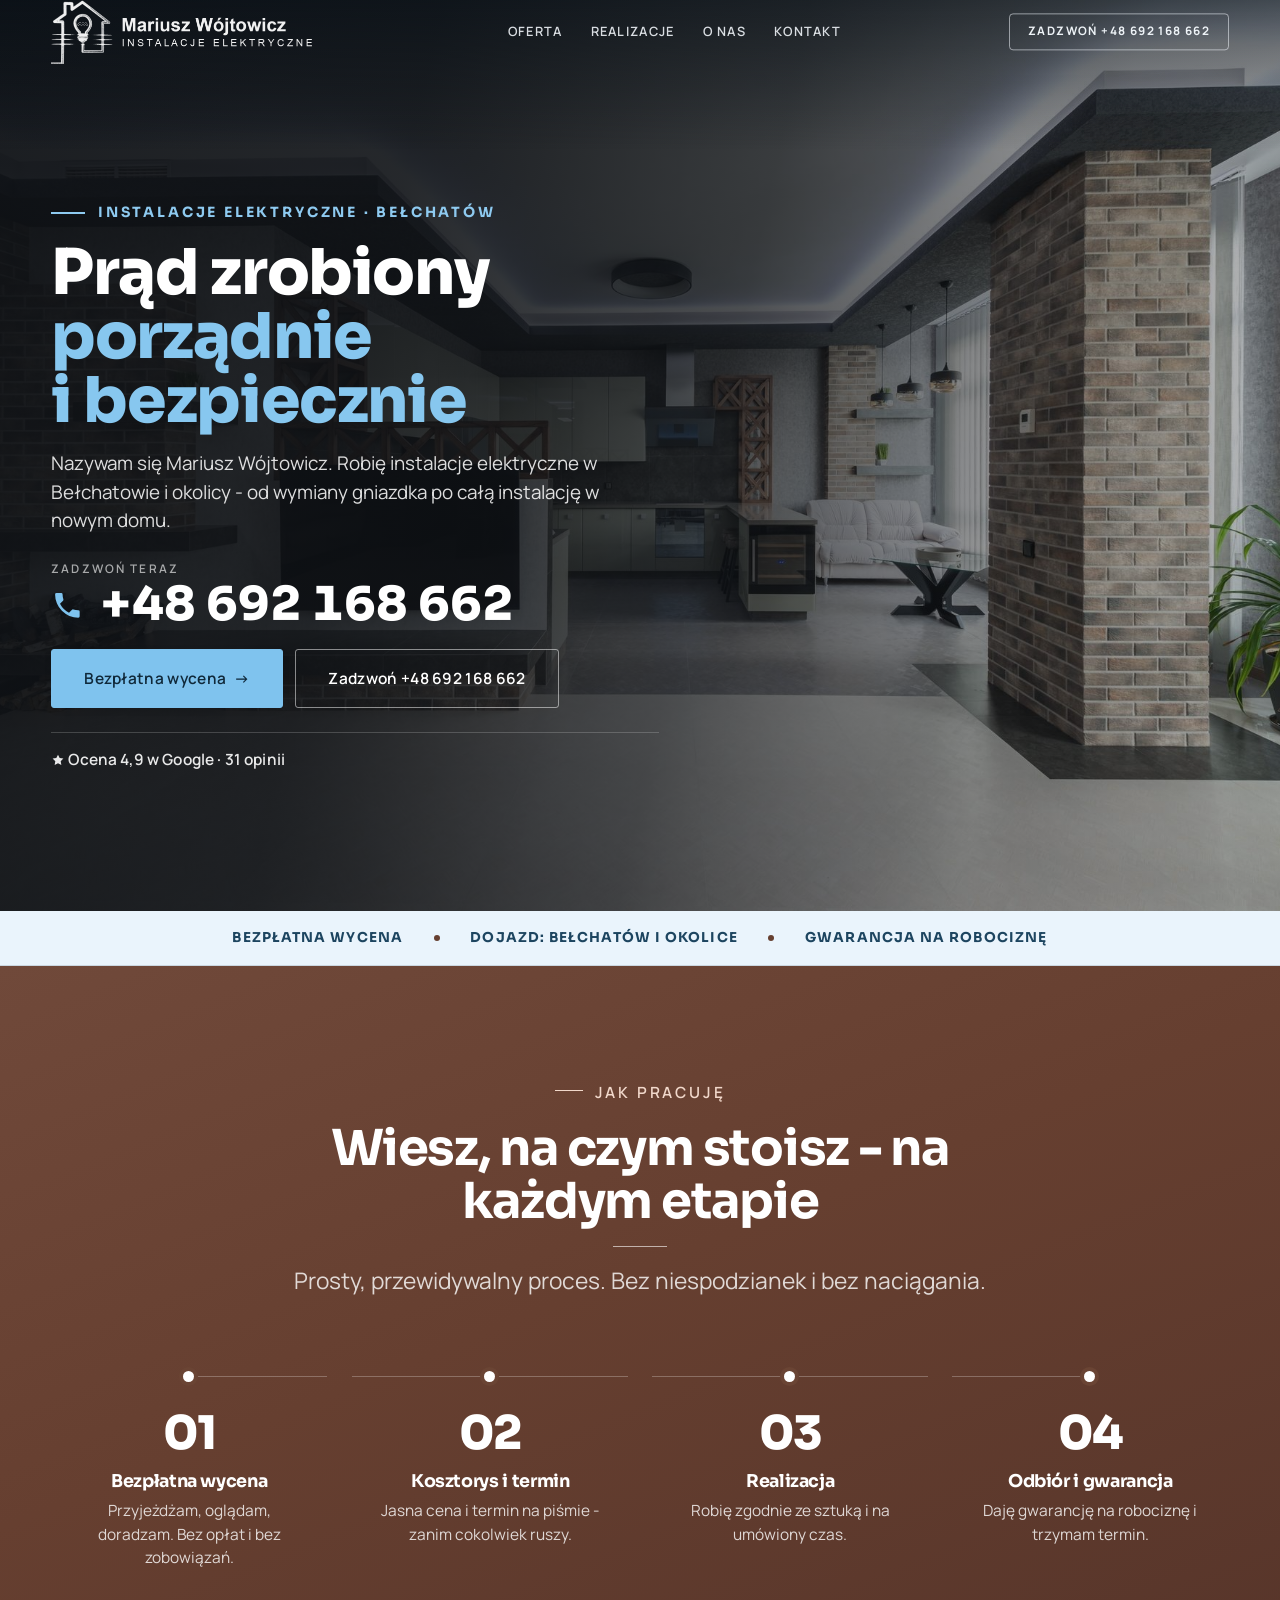
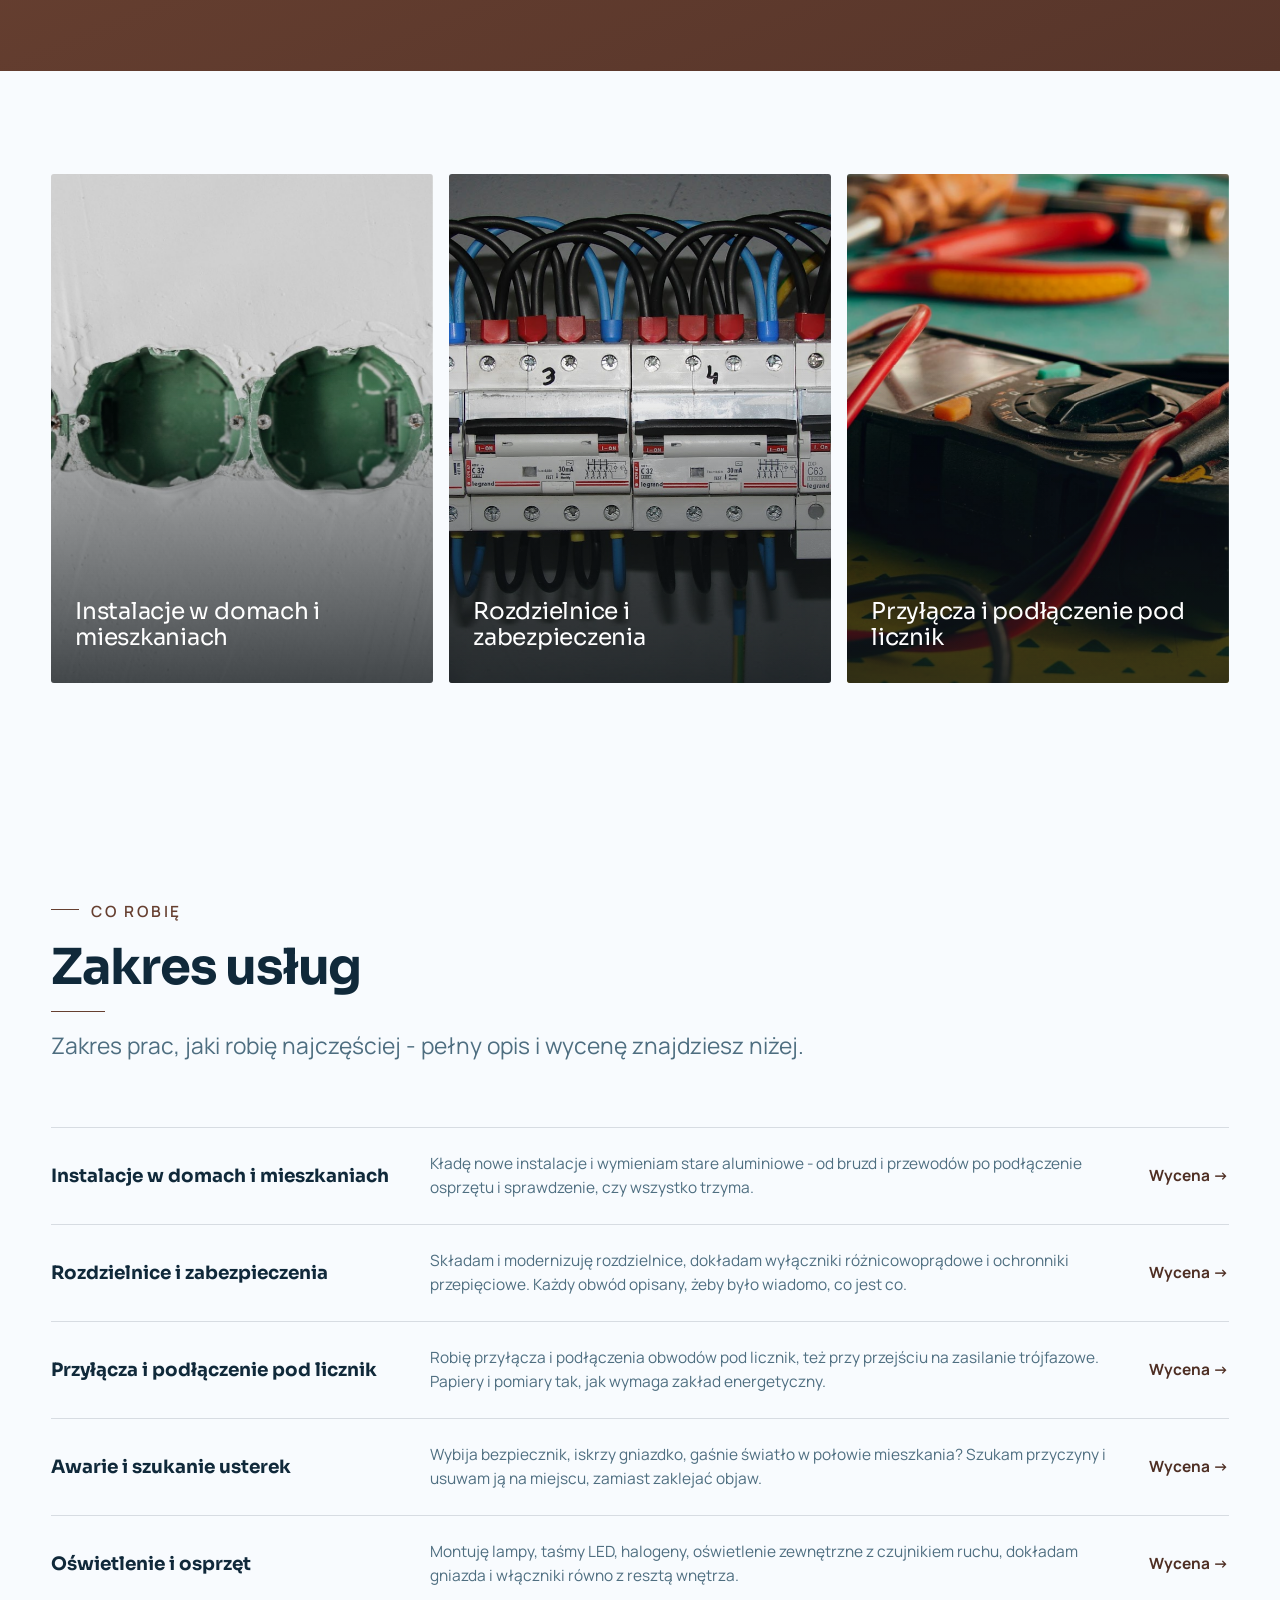
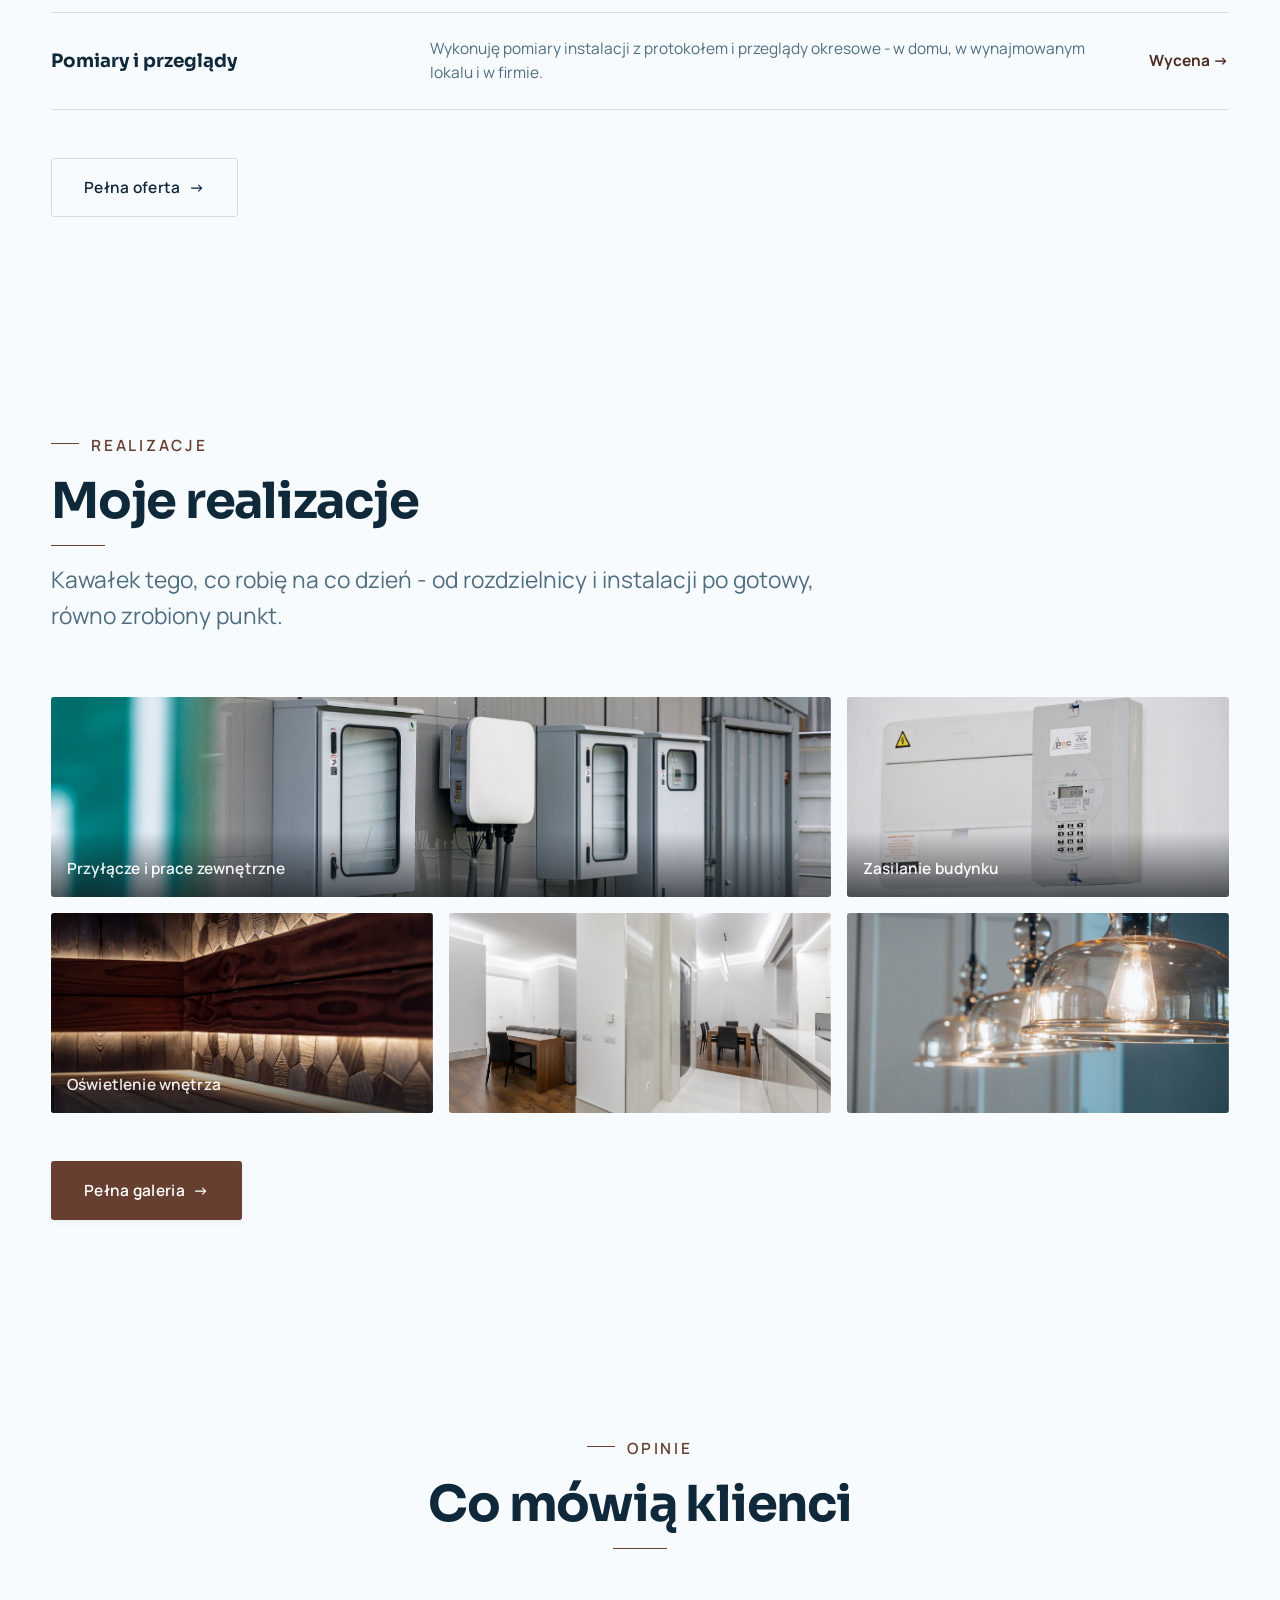
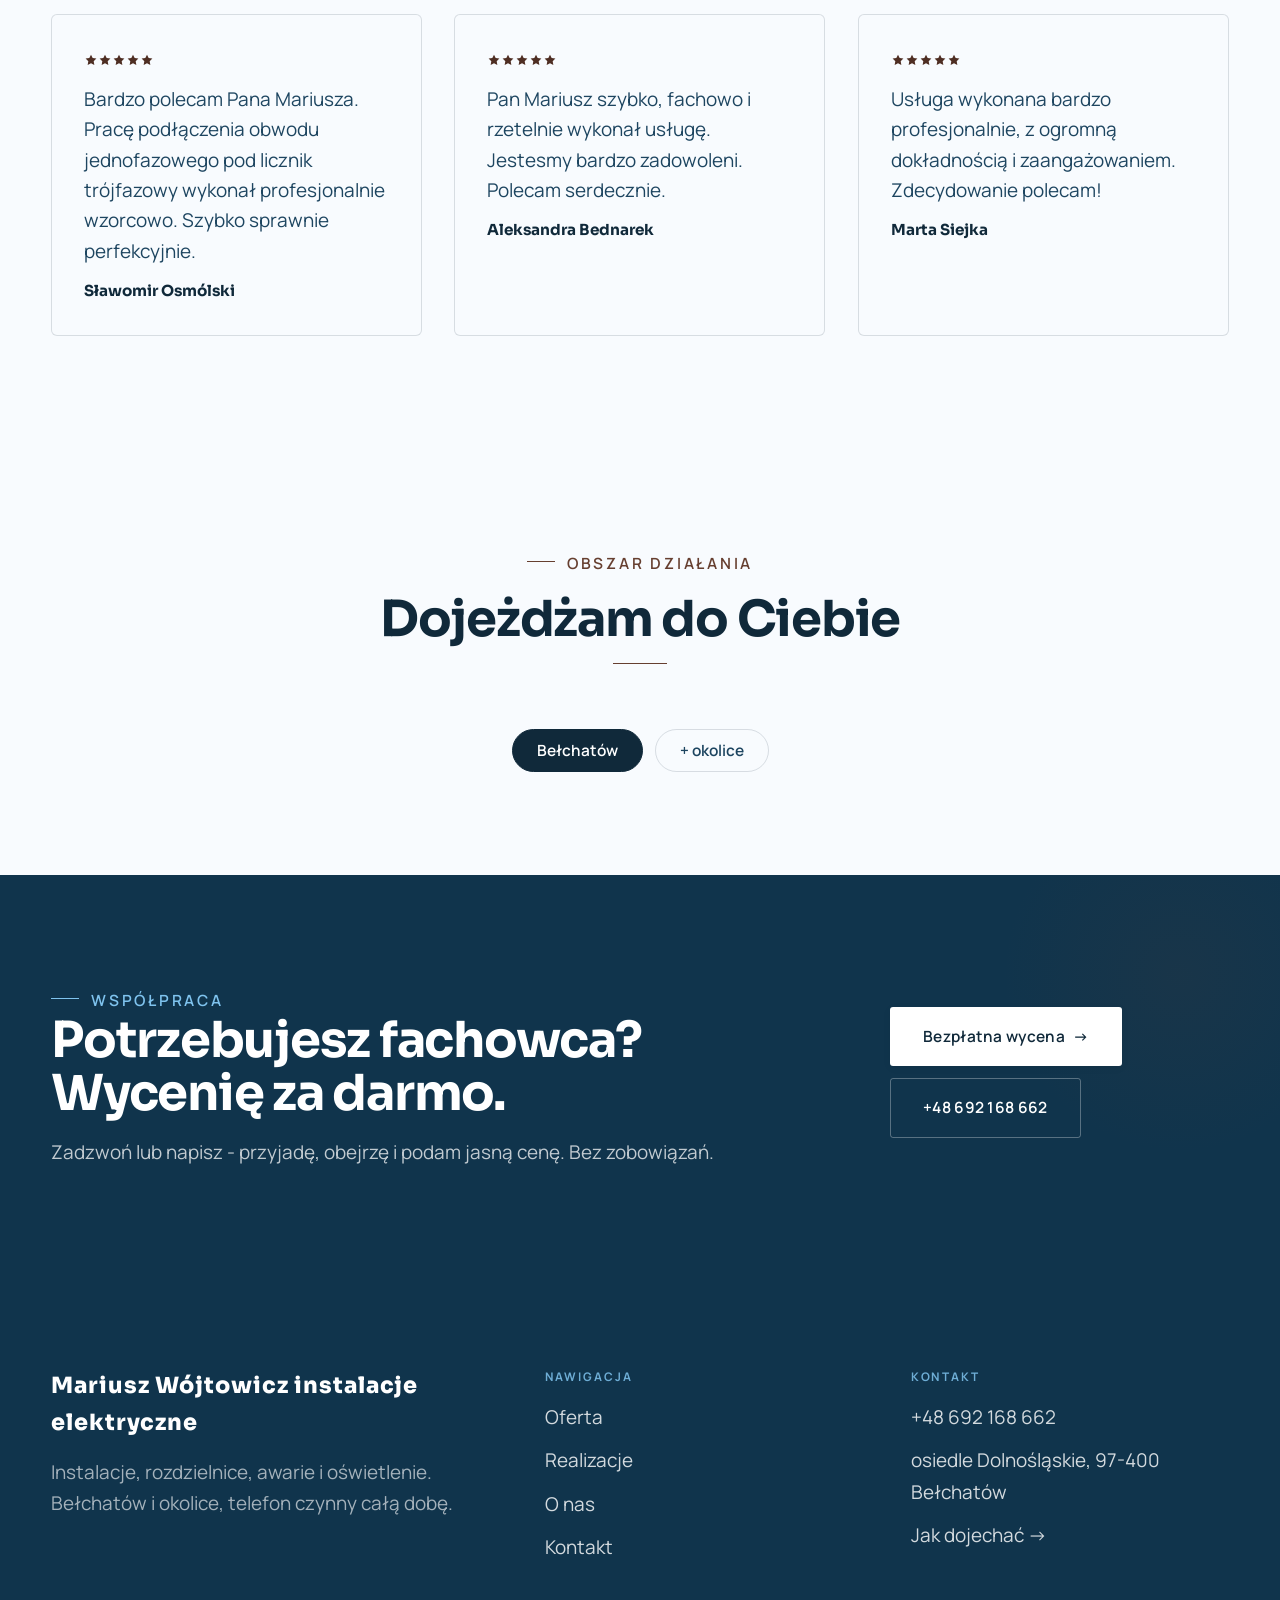
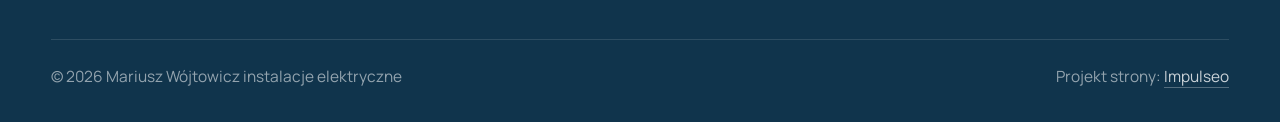
<file: index.html>
<!DOCTYPE html>
<html lang="pl">
<head>
<meta charset="UTF-8">
<meta name="viewport" content="width=device-width, initial-scale=1.0">
<title>Mariusz Wójtowicz instalacje elektryczne - Elektryk · Bełchatów</title>
<meta name="description" content="Mariusz Wójtowicz instalacje elektryczne - elektryk z Bełchatowa. Instalacje w domach i firmach, rozdzielnice, przyłącza, awarie, oświetlenie, pomiary. Telefon odbieram też wieczorem i w weekend. Zadzwoń: 692 168 662.">
<link rel="preconnect" href="https://fonts.googleapis.com">
<link rel="preconnect" href="https://fonts.gstatic.com" crossorigin>
<link href="https://fonts.googleapis.com/css2?family=Sora:wght@600;700;800&family=Manrope:wght@400;500;600&display=swap" rel="stylesheet">
<link rel="stylesheet" href="assets/styles.css">
</head>
<body>

<header class="nav">
  <div class="wrap nav-inner">
    <a class="brand brand-has-logo" href="index.html"><img class="brand-logo" src="img/logo.png" alt="Mariusz Wójtowicz instalacje elektryczne"></a>
    <nav class="nav-links">
      <a href="oferta.html">Oferta</a>
      <a href="realizacje.html">Realizacje</a>
      <a href="o-nas.html">O nas</a>
      <a href="kontakt.html">Kontakt</a>
      <a href="tel:+48692168662" class="btn btn-accent">Zadzwoń +48 692 168 662</a>
    </nav>
    <button class="nav-toggle" aria-label="Menu"><span></span><span></span><span></span></button>
  </div>
</header>

<section class="hero-fach">
  <img class="hf-photo" src="img/hero.jpg" fetchpriority="high" data-rotate="img/g13.jpg|img/g14.jpg" alt="Mariusz Wójtowicz instalacje elektryczne">
  <div class="hf-panel">
    <div class="hf-inner">
      <span class="hf-kicker">Instalacje elektryczne · Bełchatów</span>
      <h1 class="hf-title">Prąd zrobiony <em>porządnie i bezpiecznie</em></h1>
      <p class="hf-lead">Nazywam się Mariusz Wójtowicz. Robię instalacje elektryczne w Bełchatowie i okolicy - od wymiany gniazdka po całą instalację w nowym domu.</p>
      <a class="hf-phone" href="tel:+48692168662"><span class="hf-phone-lab">Zadzwoń teraz</span><span class="hf-phone-num"><svg class="ico-tel" width="16" height="16" viewBox="0 0 24 24" fill="none" aria-hidden="true"><path d="M6.6 10.8a15.5 15.5 0 0 0 6.6 6.6l2.2-2.2a1 1 0 0 1 1-.24 11.4 11.4 0 0 0 3.6.58 1 1 0 0 1 1 1V20a1 1 0 0 1-1 1A17 17 0 0 1 3 4a1 1 0 0 1 1-1h3.5a1 1 0 0 1 1 1c0 1.25.2 2.46.58 3.6a1 1 0 0 1-.25 1l-2.23 2.2Z" fill="currentColor"/></svg> +48 692 168 662</span></a>
      <div class="hf-actions">
        <a href="kontakt.html" class="btn btn-accent">Bezpłatna wycena <span class="arr">→</span></a>
        <a href="tel:+48692168662" class="btn btn-ghost hf-ghost">Zadzwoń +48 692 168 662</a>
      </div>
      <div class="hf-trust"><svg class="ico-star" width="14" height="14" viewBox="0 0 24 24" style="vertical-align:-2px" aria-hidden="true"><path d="M12 2.8l2.85 5.8 6.4.93-4.63 4.5 1.1 6.37L12 17.4l-5.72 3 1.1-6.37-4.63-4.5 6.4-.93L12 2.8Z" fill="currentColor"/></svg> Ocena 4,9 w Google · 31 opinii</div>
    </div>
  </div>
</section>
<section class="fach-promise">
  <div class="wrap">
    <ul class="fp-row reveal"><li>Bezpłatna wycena</li><li>Dojazd: Bełchatów i okolice</li><li>Gwarancja na robociznę</li></ul>
  </div>
</section>
<section class="proces fachowcy">
  <div class="wrap">
    <div class="head center reveal">
      <span class="eyebrow">Jak pracuję</span>
      <h2>Wiesz, na czym stoisz - na każdym etapie</h2>
      <p>Prosty, przewidywalny proces. Bez niespodzianek i bez naciągania.</p>
    </div>
    <ol class="proces-line">
      <li class="reveal"><span class="pno">01</span><h3>Bezpłatna wycena</h3><p>Przyjeżdżam, oglądam, doradzam. Bez opłat i bez zobowiązań.</p></li>
      <li class="reveal"><span class="pno">02</span><h3>Kosztorys i termin</h3><p>Jasna cena i termin na piśmie - zanim cokolwiek ruszy.</p></li>
      <li class="reveal"><span class="pno">03</span><h3>Realizacja</h3><p>Robię zgodnie ze sztuką i na umówiony czas.</p></li>
      <li class="reveal"><span class="pno">04</span><h3>Odbiór i gwarancja</h3><p>Daję gwarancję na robociznę i trzymam termin.</p></li>
    </ol>
  </div>
</section>
<section class="gateways-band">
  <div class="wrap">
    <div class="gateways">
      <a href="oferta.html" class="gateway reveal"><img src="img/g2.jpg" alt="Instalacje w domach i mieszkaniach" loading="lazy"><span class="g-ttl">Instalacje w domach i mieszkaniach</span></a>
      <a href="oferta.html" class="gateway reveal"><img src="img/g1.jpg" alt="Rozdzielnice i zabezpieczenia" loading="lazy"><span class="g-ttl">Rozdzielnice i zabezpieczenia</span></a>
      <a href="oferta.html" class="gateway reveal"><img src="img/g12.jpg" alt="Przyłącza i podłączenie pod licznik" loading="lazy"><span class="g-ttl">Przyłącza i podłączenie pod licznik</span></a>
    </div>
  </div>
</section>
<section class="fach-uslugi">
  <div class="wrap">
    <div class="head reveal">
      <span class="eyebrow">Co robię</span>
      <h2>Zakres usług</h2>
      <p>Zakres prac, jaki robię najczęściej - pełny opis i wycenę znajdziesz niżej.</p>
    </div>
    <ul class="fu-list">
      <li class="fu-row reveal"><div class="fu-name">Instalacje w domach i mieszkaniach</div><div class="fu-desc">Kładę nowe instalacje i wymieniam stare aluminiowe - od bruzd i przewodów po podłączenie osprzętu i sprawdzenie, czy wszystko trzyma.</div><a class="fu-cta" href="kontakt.html">Wycena <span class="arr">→</span></a></li>
      <li class="fu-row reveal"><div class="fu-name">Rozdzielnice i zabezpieczenia</div><div class="fu-desc">Składam i modernizuję rozdzielnice, dokładam wyłączniki różnicowoprądowe i ochronniki przepięciowe. Każdy obwód opisany, żeby było wiadomo, co jest co.</div><a class="fu-cta" href="kontakt.html">Wycena <span class="arr">→</span></a></li>
      <li class="fu-row reveal"><div class="fu-name">Przyłącza i podłączenie pod licznik</div><div class="fu-desc">Robię przyłącza i podłączenia obwodów pod licznik, też przy przejściu na zasilanie trójfazowe. Papiery i pomiary tak, jak wymaga zakład energetyczny.</div><a class="fu-cta" href="kontakt.html">Wycena <span class="arr">→</span></a></li>
      <li class="fu-row reveal"><div class="fu-name">Awarie i szukanie usterek</div><div class="fu-desc">Wybija bezpiecznik, iskrzy gniazdko, gaśnie światło w połowie mieszkania? Szukam przyczyny i usuwam ją na miejscu, zamiast zaklejać objaw.</div><a class="fu-cta" href="kontakt.html">Wycena <span class="arr">→</span></a></li>
      <li class="fu-row reveal"><div class="fu-name">Oświetlenie i osprzęt</div><div class="fu-desc">Montuję lampy, taśmy LED, halogeny, oświetlenie zewnętrzne z czujnikiem ruchu, dokładam gniazda i włączniki równo z resztą wnętrza.</div><a class="fu-cta" href="kontakt.html">Wycena <span class="arr">→</span></a></li>
      <li class="fu-row reveal"><div class="fu-name">Pomiary i przeglądy</div><div class="fu-desc">Wykonuję pomiary instalacji z protokołem i przeglądy okresowe - w domu, w wynajmowanym lokalu i w firmie.</div><a class="fu-cta" href="kontakt.html">Wycena <span class="arr">→</span></a></li>
    </ul>
    <div style="margin-top:var(--space-7)" class="reveal"><a href="oferta.html" class="btn btn-ghost">Pełna oferta <span class="arr">→</span></a></div>
  </div>
</section>
<section>
  <div class="wrap">
    <div class="head reveal">
      <span class="eyebrow">Realizacje</span>
      <h2>Moje realizacje</h2>
      <p>Kawałek tego, co robię na co dzień - od rozdzielnicy i instalacji po gotowy, równo zrobiony punkt.</p>
    </div>
    <div class="gallery">
      <div class="tile t-two3 reveal"><img src="img/g4.jpg" alt="Przyłącze i prace zewnętrzne" loading="lazy"><div class="cap">Przyłącze i prace zewnętrzne</div></div>
      <div class="tile t-third reveal"><img src="img/g5.jpg" alt="Zasilanie budynku" loading="lazy"><div class="cap">Zasilanie budynku</div></div>
      <div class="tile t-third reveal"><img src="img/g6.jpg" alt="Oświetlenie wnętrza" loading="lazy"><div class="cap">Oświetlenie wnętrza</div></div>
      <div class="tile t-third reveal"><img src="img/g7.jpg" alt="Mariusz Wójtowicz instalacje elektryczne" loading="lazy"></div>
      <div class="tile t-third reveal"><img src="img/g8.jpg" alt="Mariusz Wójtowicz instalacje elektryczne" loading="lazy"></div>
    </div>
    <div style="margin-top:var(--space-7)" class="reveal"><a href="realizacje.html" class="btn btn-accent">Pełna galeria <span class="arr">→</span></a></div>
  </div>
</section>
<section class="opinie">
  <div class="wrap">
    <div class="head center reveal">
      <span class="eyebrow">Opinie</span>
      <h2>Co mówią klienci</h2>
    </div>
    <div class="opinie-grid">
      <figure class="op-card reveal"><span class="op-star"><svg class="ico-star" width="14" height="14" viewBox="0 0 24 24" style="vertical-align:-2px" aria-hidden="true"><path d="M12 2.8l2.85 5.8 6.4.93-4.63 4.5 1.1 6.37L12 17.4l-5.72 3 1.1-6.37-4.63-4.5 6.4-.93L12 2.8Z" fill="currentColor"/></svg><svg class="ico-star" width="14" height="14" viewBox="0 0 24 24" style="vertical-align:-2px" aria-hidden="true"><path d="M12 2.8l2.85 5.8 6.4.93-4.63 4.5 1.1 6.37L12 17.4l-5.72 3 1.1-6.37-4.63-4.5 6.4-.93L12 2.8Z" fill="currentColor"/></svg><svg class="ico-star" width="14" height="14" viewBox="0 0 24 24" style="vertical-align:-2px" aria-hidden="true"><path d="M12 2.8l2.85 5.8 6.4.93-4.63 4.5 1.1 6.37L12 17.4l-5.72 3 1.1-6.37-4.63-4.5 6.4-.93L12 2.8Z" fill="currentColor"/></svg><svg class="ico-star" width="14" height="14" viewBox="0 0 24 24" style="vertical-align:-2px" aria-hidden="true"><path d="M12 2.8l2.85 5.8 6.4.93-4.63 4.5 1.1 6.37L12 17.4l-5.72 3 1.1-6.37-4.63-4.5 6.4-.93L12 2.8Z" fill="currentColor"/></svg><svg class="ico-star" width="14" height="14" viewBox="0 0 24 24" style="vertical-align:-2px" aria-hidden="true"><path d="M12 2.8l2.85 5.8 6.4.93-4.63 4.5 1.1 6.37L12 17.4l-5.72 3 1.1-6.37-4.63-4.5 6.4-.93L12 2.8Z" fill="currentColor"/></svg></span><blockquote>Bardzo polecam Pana Mariusza. Pracę podłączenia obwodu jednofazowego pod licznik trójfazowy wykonał profesjonalnie wzorcowo. Szybko sprawnie perfekcyjnie.</blockquote><span class="op-autor">Sławomir Osmólski</span></figure>
      <figure class="op-card reveal"><span class="op-star"><svg class="ico-star" width="14" height="14" viewBox="0 0 24 24" style="vertical-align:-2px" aria-hidden="true"><path d="M12 2.8l2.85 5.8 6.4.93-4.63 4.5 1.1 6.37L12 17.4l-5.72 3 1.1-6.37-4.63-4.5 6.4-.93L12 2.8Z" fill="currentColor"/></svg><svg class="ico-star" width="14" height="14" viewBox="0 0 24 24" style="vertical-align:-2px" aria-hidden="true"><path d="M12 2.8l2.85 5.8 6.4.93-4.63 4.5 1.1 6.37L12 17.4l-5.72 3 1.1-6.37-4.63-4.5 6.4-.93L12 2.8Z" fill="currentColor"/></svg><svg class="ico-star" width="14" height="14" viewBox="0 0 24 24" style="vertical-align:-2px" aria-hidden="true"><path d="M12 2.8l2.85 5.8 6.4.93-4.63 4.5 1.1 6.37L12 17.4l-5.72 3 1.1-6.37-4.63-4.5 6.4-.93L12 2.8Z" fill="currentColor"/></svg><svg class="ico-star" width="14" height="14" viewBox="0 0 24 24" style="vertical-align:-2px" aria-hidden="true"><path d="M12 2.8l2.85 5.8 6.4.93-4.63 4.5 1.1 6.37L12 17.4l-5.72 3 1.1-6.37-4.63-4.5 6.4-.93L12 2.8Z" fill="currentColor"/></svg><svg class="ico-star" width="14" height="14" viewBox="0 0 24 24" style="vertical-align:-2px" aria-hidden="true"><path d="M12 2.8l2.85 5.8 6.4.93-4.63 4.5 1.1 6.37L12 17.4l-5.72 3 1.1-6.37-4.63-4.5 6.4-.93L12 2.8Z" fill="currentColor"/></svg></span><blockquote>Pan Mariusz szybko, fachowo i rzetelnie wykonał usługę. Jestesmy bardzo zadowoleni. Polecam serdecznie.</blockquote><span class="op-autor">Aleksandra Bednarek</span></figure>
      <figure class="op-card reveal"><span class="op-star"><svg class="ico-star" width="14" height="14" viewBox="0 0 24 24" style="vertical-align:-2px" aria-hidden="true"><path d="M12 2.8l2.85 5.8 6.4.93-4.63 4.5 1.1 6.37L12 17.4l-5.72 3 1.1-6.37-4.63-4.5 6.4-.93L12 2.8Z" fill="currentColor"/></svg><svg class="ico-star" width="14" height="14" viewBox="0 0 24 24" style="vertical-align:-2px" aria-hidden="true"><path d="M12 2.8l2.85 5.8 6.4.93-4.63 4.5 1.1 6.37L12 17.4l-5.72 3 1.1-6.37-4.63-4.5 6.4-.93L12 2.8Z" fill="currentColor"/></svg><svg class="ico-star" width="14" height="14" viewBox="0 0 24 24" style="vertical-align:-2px" aria-hidden="true"><path d="M12 2.8l2.85 5.8 6.4.93-4.63 4.5 1.1 6.37L12 17.4l-5.72 3 1.1-6.37-4.63-4.5 6.4-.93L12 2.8Z" fill="currentColor"/></svg><svg class="ico-star" width="14" height="14" viewBox="0 0 24 24" style="vertical-align:-2px" aria-hidden="true"><path d="M12 2.8l2.85 5.8 6.4.93-4.63 4.5 1.1 6.37L12 17.4l-5.72 3 1.1-6.37-4.63-4.5 6.4-.93L12 2.8Z" fill="currentColor"/></svg><svg class="ico-star" width="14" height="14" viewBox="0 0 24 24" style="vertical-align:-2px" aria-hidden="true"><path d="M12 2.8l2.85 5.8 6.4.93-4.63 4.5 1.1 6.37L12 17.4l-5.72 3 1.1-6.37-4.63-4.5 6.4-.93L12 2.8Z" fill="currentColor"/></svg></span><blockquote>Usługa wykonana bardzo profesjonalnie, z ogromną dokładnością i zaangażowaniem. Zdecydowanie polecam!</blockquote><span class="op-autor">Marta Siejka</span></figure>
    </div>
  </div>
</section>
<section class="obszar">
  <div class="wrap">
    <div class="head center reveal">
      <span class="eyebrow">Obszar działania</span>
      <h2>Dojeżdżam do Ciebie</h2>
    </div>
    <ul class="obszar-list reveal"><li class="is-home">Bełchatów</li><li>+ okolice</li></ul>
  </div>
</section>
<section class="cta">
  <div class="wrap">
    <div class="reveal">
      <span class="eyebrow">Współpraca</span>
      <h2>Potrzebujesz fachowca? Wycenię za darmo.</h2>
      <p>Zadzwoń lub napisz - przyjadę, obejrzę i podam jasną cenę. Bez zobowiązań.</p>
    </div>
    <div class="cta-actions reveal">
      <a href="kontakt.html" class="btn btn-light">Bezpłatna wycena <span class="arr">→</span></a>
      <a href="tel:+48692168662" class="btn btn-ghost" style="color:#fff;border-color:rgba(255,255,255,.3)">+48 692 168 662</a>
    </div>
  </div>
</section>

<footer>
  <div class="wrap">
    <div class="foot-grid">
      <div class="foot-brand">
        <div class="name">Mariusz Wójtowicz instalacje elektryczne</div>
        <p>Instalacje, rozdzielnice, awarie i oświetlenie. Bełchatów i okolice, telefon czynny całą dobę.</p>
      </div>
      <div class="foot-col">
        <h4>Nawigacja</h4>
        <a href="oferta.html">Oferta</a>
        <a href="realizacje.html">Realizacje</a>
        <a href="o-nas.html">O nas</a>
        <a href="kontakt.html">Kontakt</a>
      </div>
      <div class="foot-col">
        <h4>Kontakt</h4>
        <a href="tel:+48692168662">+48 692 168 662</a>
        <p>osiedle Dolnośląskie, 97-400 Bełchatów</p>
        <a href="https://maps.google.com/?cid=11885389605049084412&g_mp=CiVnb29nbGUubWFwcy5wbGFjZXMudjEuUGxhY2VzLkdldFBsYWNlEAIYBCAA" target="_blank" rel="noopener">Jak dojechać →</a>
      </div>
    </div>
    <div class="foot-bot">
      <span>© 2026 Mariusz Wójtowicz instalacje elektryczne</span>
      <span>Projekt strony: <a class="foot-credit" href="https://impulseo.pl" target="_blank" rel="noopener">Impulseo</a></span>
    </div>
  </div>
</footer>
<div class="sticky-call"><a class="sc-call" href="tel:+48692168662"><svg class="ico-tel" width="16" height="16" viewBox="0 0 24 24" fill="none" aria-hidden="true"><path d="M6.6 10.8a15.5 15.5 0 0 0 6.6 6.6l2.2-2.2a1 1 0 0 1 1-.24 11.4 11.4 0 0 0 3.6.58 1 1 0 0 1 1 1V20a1 1 0 0 1-1 1A17 17 0 0 1 3 4a1 1 0 0 1 1-1h3.5a1 1 0 0 1 1 1c0 1.25.2 2.46.58 3.6a1 1 0 0 1-.25 1l-2.23 2.2Z" fill="currentColor"/></svg> Zadzwoń</a><a class="sc-quote" href="kontakt.html">Bezpłatna wycena</a></div>

<script src="assets/main.js"></script>
</body>
</html>
</file>
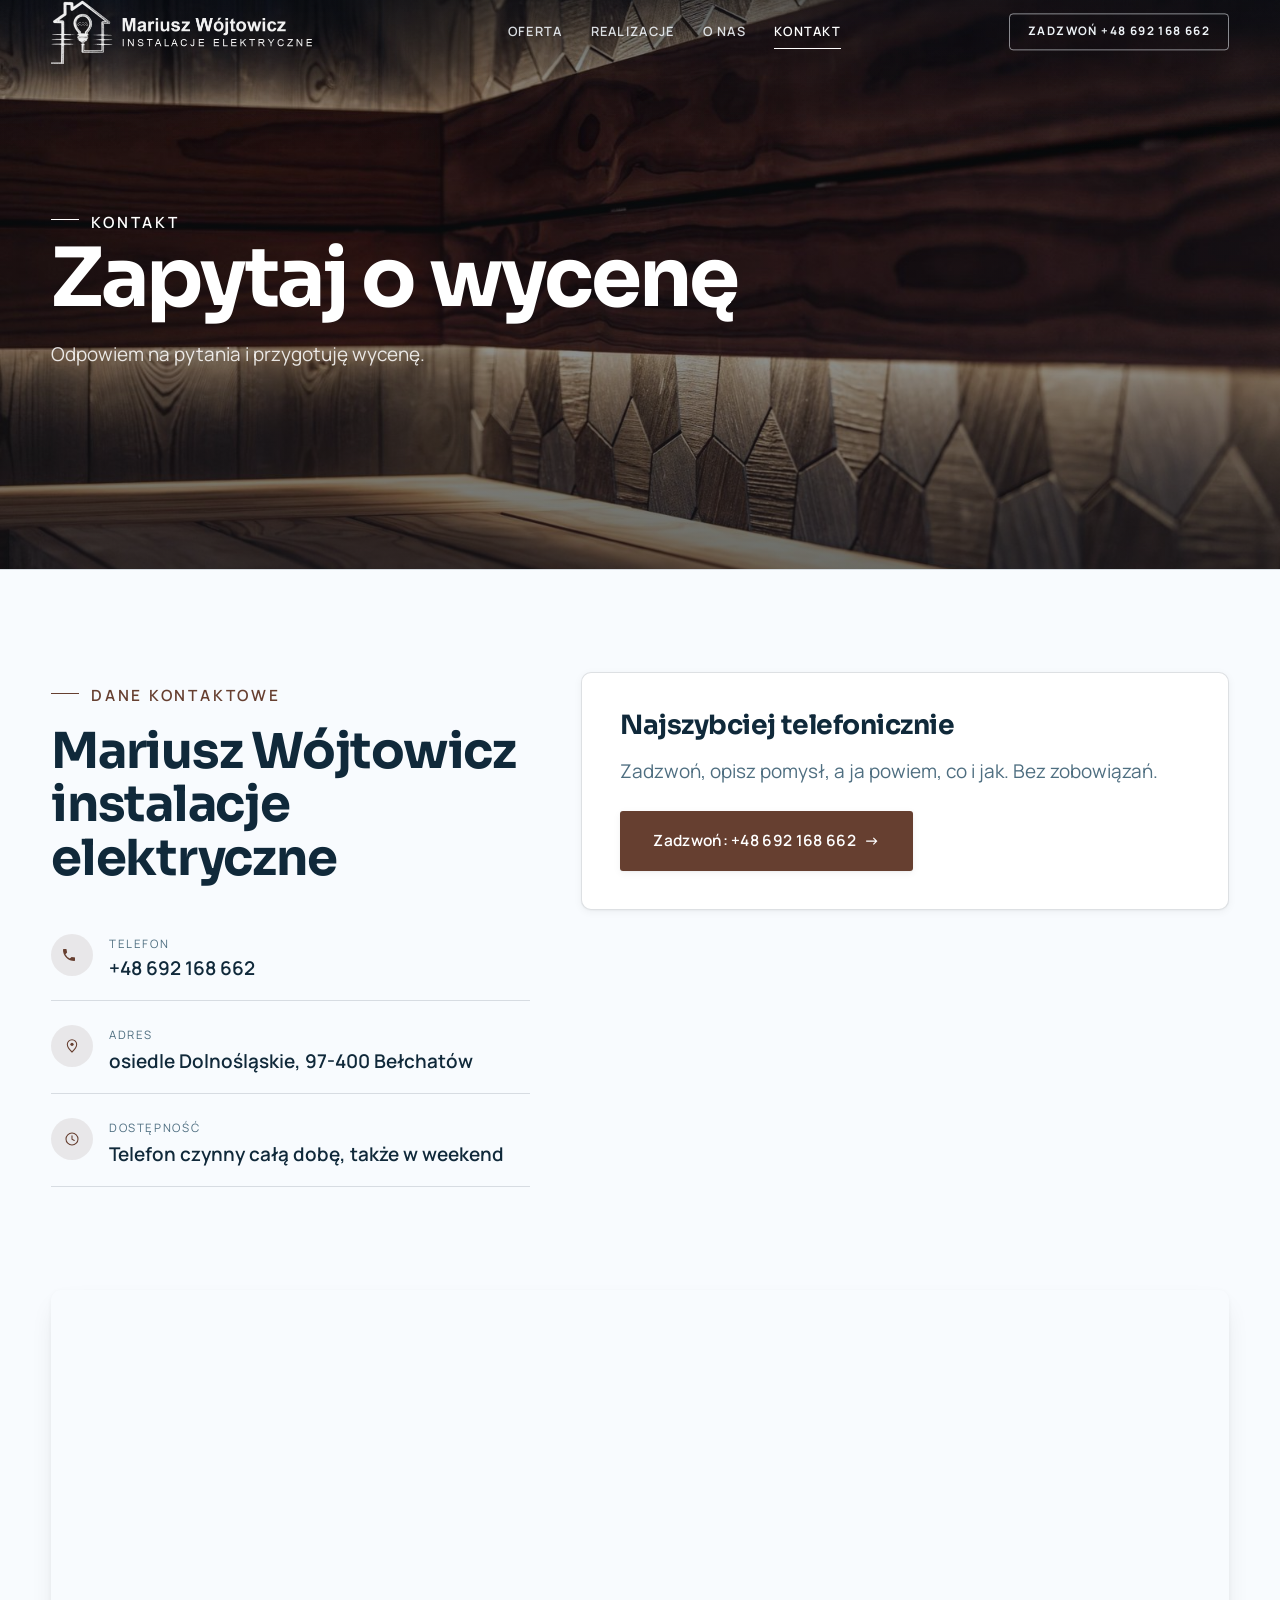
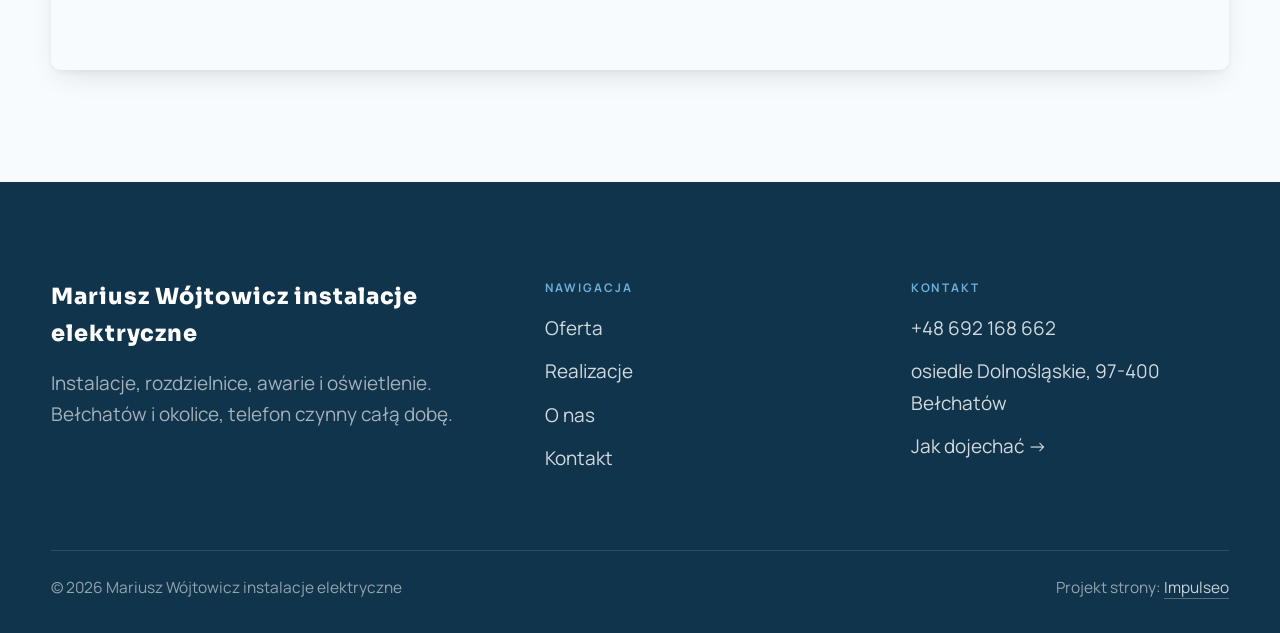
<file: kontakt.html>
<!DOCTYPE html>
<html lang="pl">
<head>
<meta charset="UTF-8">
<meta name="viewport" content="width=device-width, initial-scale=1.0">
<title>Kontakt - Mariusz Wójtowicz instalacje elektryczne</title>
<meta name="description" content="Kontakt Mariusz Wójtowicz instalacje elektryczne - osiedle Dolnośląskie, 97-400 Bełchatów">
<link rel="preconnect" href="https://fonts.googleapis.com">
<link rel="preconnect" href="https://fonts.gstatic.com" crossorigin>
<link href="https://fonts.googleapis.com/css2?family=Sora:wght@600;700;800&family=Manrope:wght@400;500;600&display=swap" rel="stylesheet">
<link rel="stylesheet" href="assets/styles.css">
</head>
<body>

<header class="nav">
  <div class="wrap nav-inner">
    <a class="brand brand-has-logo" href="index.html"><img class="brand-logo" src="img/logo.png" alt="Mariusz Wójtowicz instalacje elektryczne"></a>
    <nav class="nav-links">
      <a href="oferta.html">Oferta</a>
      <a href="realizacje.html">Realizacje</a>
      <a href="o-nas.html">O nas</a>
      <a href="kontakt.html" class="active">Kontakt</a>
      <a href="tel:+48692168662" class="btn btn-accent">Zadzwoń +48 692 168 662</a>
    </nav>
    <button class="nav-toggle" aria-label="Menu"><span></span><span></span><span></span></button>
  </div>
</header>

<section class="pagehead">
  <img src="img/g6.jpg" alt="Mariusz Wójtowicz instalacje elektryczne - Zapytaj o wycenę">
  <div class="wrap">
    <span class="eyebrow">Kontakt</span>
    <h1>Zapytaj o wycenę</h1>
    <p>Odpowiem na pytania i przygotuję wycenę.</p>
  </div>
</section>
<section>
  <div class="wrap contact-grid">
    <div class="reveal">
      <span class="eyebrow">Dane kontaktowe</span>
      <h2 style="margin:var(--space-4) 0 var(--space-6)">Mariusz Wójtowicz instalacje elektryczne</h2>
      <div class="info-list">
        <div class="info-row"><div class="ic"><svg class="ico-tel" width="16" height="16" viewBox="0 0 24 24" fill="none" aria-hidden="true"><path d="M6.6 10.8a15.5 15.5 0 0 0 6.6 6.6l2.2-2.2a1 1 0 0 1 1-.24 11.4 11.4 0 0 0 3.6.58 1 1 0 0 1 1 1V20a1 1 0 0 1-1 1A17 17 0 0 1 3 4a1 1 0 0 1 1-1h3.5a1 1 0 0 1 1 1c0 1.25.2 2.46.58 3.6a1 1 0 0 1-.25 1l-2.23 2.2Z" fill="currentColor"/></svg></div><div><div class="lbl">Telefon</div><a class="val" href="tel:+48692168662">+48 692 168 662</a></div></div>
        <div class="info-row"><div class="ic"><svg class="ico-pin" width="16" height="16" viewBox="0 0 24 24" fill="none" aria-hidden="true"><path d="M12 21s7-6.1 7-11.5A7 7 0 0 0 5 9.5C5 14.9 12 21 12 21Z" stroke="currentColor" stroke-width="1.6" fill="none"/><circle cx="12" cy="9.5" r="2.4" fill="currentColor"/></svg></div><div><div class="lbl">Adres</div><div class="val">osiedle Dolnośląskie, 97-400 Bełchatów</div></div></div>
        <div class="info-row"><div class="ic"><svg width="16" height="16" viewBox="0 0 24 24" fill="none" aria-hidden="true"><circle cx="12" cy="12" r="9" stroke="currentColor" stroke-width="1.6"/><path d="M12 7v5.2l3.4 2" stroke="currentColor" stroke-width="1.6" stroke-linecap="round"/></svg></div><div><div class="lbl">Dostępność</div><div class="val">Telefon czynny całą dobę, także w weekend</div></div></div>
      </div>
    </div>
    <div class="reveal">
      <div class="form">
        <h3 style="margin-bottom:var(--space-4)">Najszybciej telefonicznie</h3>
        <p class="muted" style="margin-bottom:var(--space-5)">Zadzwoń, opisz pomysł, a ja powiem, co i jak. Bez zobowiązań.</p>
        <a href="tel:+48692168662" class="btn btn-accent" style="justify-content:center">Zadzwoń: +48 692 168 662 <span class="arr">→</span></a>
      </div>
    </div>
  </div>
</section>
<section style="padding-top:0">
  <div class="wrap reveal">
    <iframe class="map" title="Mariusz Wójtowicz instalacje elektryczne - Bełchatów" src="https://maps.google.com/maps?q=51.3555999%2C19.3569&z=15&output=embed" loading="lazy" referrerpolicy="no-referrer-when-downgrade"></iframe>
  </div>
</section>

<footer>
  <div class="wrap">
    <div class="foot-grid">
      <div class="foot-brand">
        <div class="name">Mariusz Wójtowicz instalacje elektryczne</div>
        <p>Instalacje, rozdzielnice, awarie i oświetlenie. Bełchatów i okolice, telefon czynny całą dobę.</p>
      </div>
      <div class="foot-col">
        <h4>Nawigacja</h4>
        <a href="oferta.html">Oferta</a>
        <a href="realizacje.html">Realizacje</a>
        <a href="o-nas.html">O nas</a>
        <a href="kontakt.html">Kontakt</a>
      </div>
      <div class="foot-col">
        <h4>Kontakt</h4>
        <a href="tel:+48692168662">+48 692 168 662</a>
        <p>osiedle Dolnośląskie, 97-400 Bełchatów</p>
        <a href="https://maps.google.com/?cid=11885389605049084412&g_mp=CiVnb29nbGUubWFwcy5wbGFjZXMudjEuUGxhY2VzLkdldFBsYWNlEAIYBCAA" target="_blank" rel="noopener">Jak dojechać →</a>
      </div>
    </div>
    <div class="foot-bot">
      <span>© 2026 Mariusz Wójtowicz instalacje elektryczne</span>
      <span>Projekt strony: <a class="foot-credit" href="https://impulseo.pl" target="_blank" rel="noopener">Impulseo</a></span>
    </div>
  </div>
</footer>
<div class="sticky-call"><a class="sc-call" href="tel:+48692168662"><svg class="ico-tel" width="16" height="16" viewBox="0 0 24 24" fill="none" aria-hidden="true"><path d="M6.6 10.8a15.5 15.5 0 0 0 6.6 6.6l2.2-2.2a1 1 0 0 1 1-.24 11.4 11.4 0 0 0 3.6.58 1 1 0 0 1 1 1V20a1 1 0 0 1-1 1A17 17 0 0 1 3 4a1 1 0 0 1 1-1h3.5a1 1 0 0 1 1 1c0 1.25.2 2.46.58 3.6a1 1 0 0 1-.25 1l-2.23 2.2Z" fill="currentColor"/></svg> Zadzwoń</a><a class="sc-quote" href="kontakt.html">Bezpłatna wycena</a></div>

<script src="assets/main.js"></script>
</body>
</html>
</file>
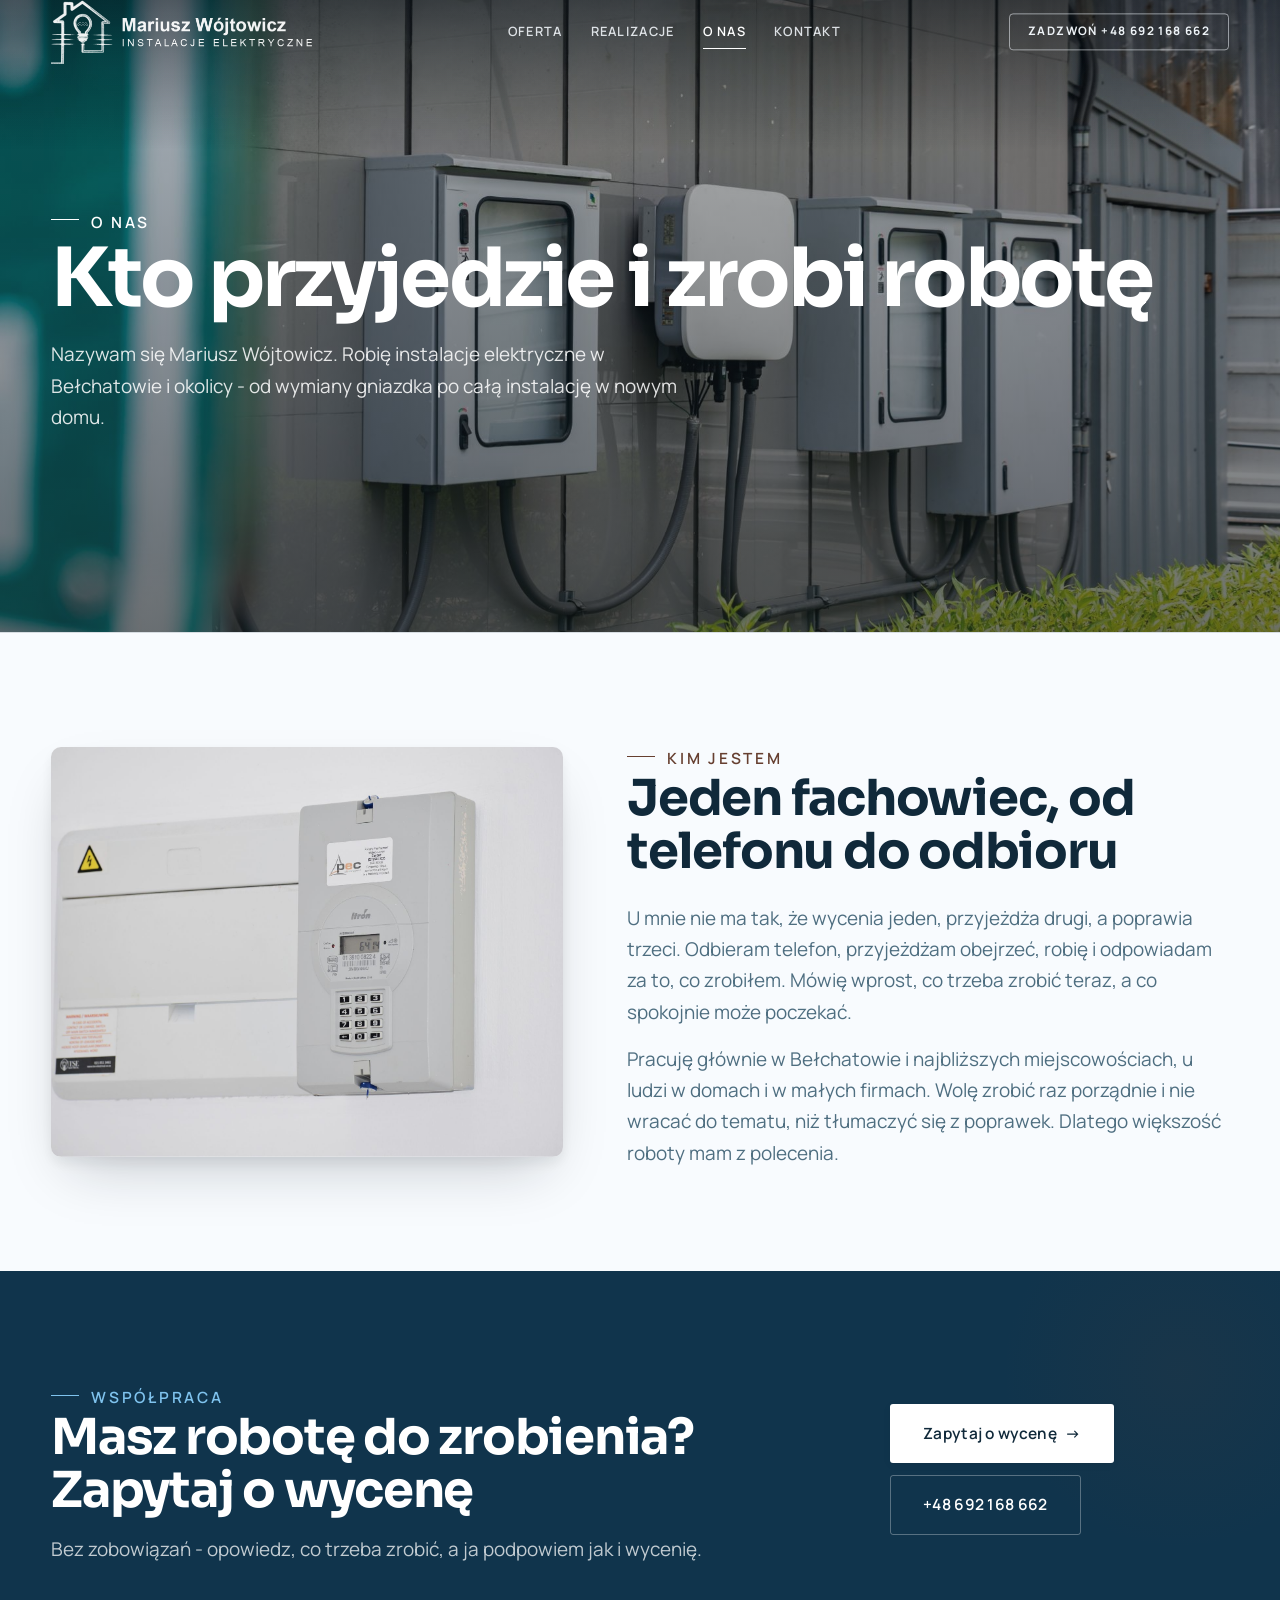
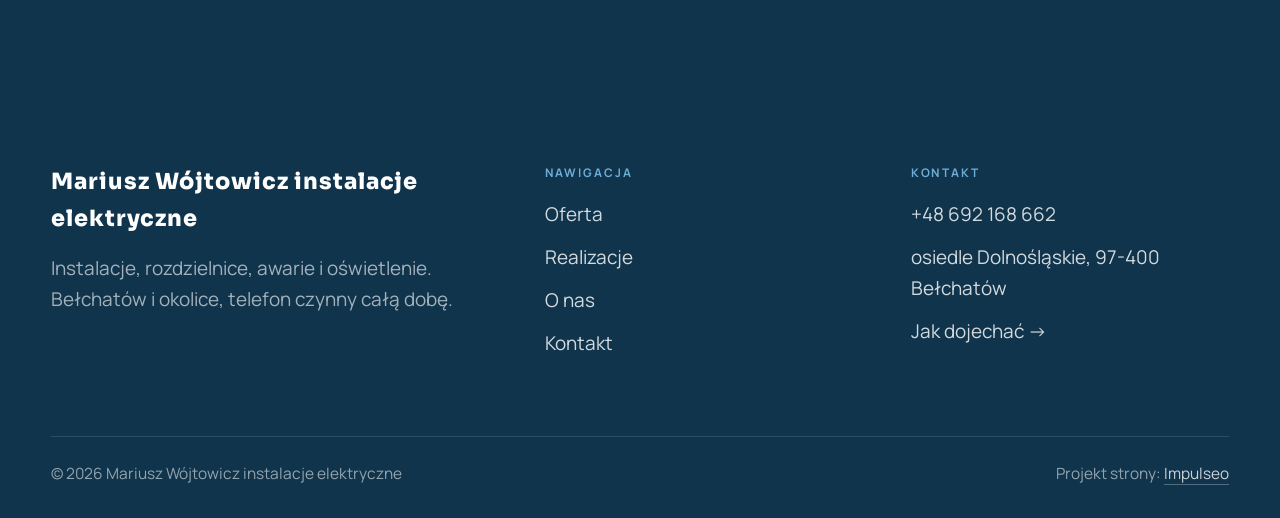
<file: o-nas.html>
<!DOCTYPE html>
<html lang="pl">
<head>
<meta charset="UTF-8">
<meta name="viewport" content="width=device-width, initial-scale=1.0">
<title>O nas - Mariusz Wójtowicz instalacje elektryczne</title>
<meta name="description" content="Mariusz Wójtowicz instalacje elektryczne - elektryk z Bełchatowa. Instalacje w domach i firmach, rozdzielnice, przyłącza, awarie, oświetlenie, pomiary. Telefon odbieram też wieczorem i w weekend. Zadzwoń: 692 168 662.">
<link rel="preconnect" href="https://fonts.googleapis.com">
<link rel="preconnect" href="https://fonts.gstatic.com" crossorigin>
<link href="https://fonts.googleapis.com/css2?family=Sora:wght@600;700;800&family=Manrope:wght@400;500;600&display=swap" rel="stylesheet">
<link rel="stylesheet" href="assets/styles.css">
</head>
<body>

<header class="nav">
  <div class="wrap nav-inner">
    <a class="brand brand-has-logo" href="index.html"><img class="brand-logo" src="img/logo.png" alt="Mariusz Wójtowicz instalacje elektryczne"></a>
    <nav class="nav-links">
      <a href="oferta.html">Oferta</a>
      <a href="realizacje.html">Realizacje</a>
      <a href="o-nas.html" class="active">O nas</a>
      <a href="kontakt.html">Kontakt</a>
      <a href="tel:+48692168662" class="btn btn-accent">Zadzwoń +48 692 168 662</a>
    </nav>
    <button class="nav-toggle" aria-label="Menu"><span></span><span></span><span></span></button>
  </div>
</header>

<section class="pagehead">
  <img src="img/g4.jpg" alt="Mariusz Wójtowicz instalacje elektryczne - Kto przyjedzie i zrobi robotę">
  <div class="wrap">
    <span class="eyebrow">O nas</span>
    <h1>Kto przyjedzie i zrobi robotę</h1>
    <p>Nazywam się Mariusz Wójtowicz. Robię instalacje elektryczne w Bełchatowie i okolicy - od wymiany gniazdka po całą instalację w nowym domu.</p>
  </div>
</section>
<section>
  <div class="wrap split">
    <div class="split-art reveal"><img src="img/g5.jpg" alt="Mariusz Wójtowicz instalacje elektryczne" loading="lazy"></div>
    <div class="split-copy reveal">
      <span class="eyebrow">Kim jestem</span>
      <h2>Jeden fachowiec, od telefonu do odbioru</h2>
      <p class="muted">U mnie nie ma tak, że wycenia jeden, przyjeżdża drugi, a poprawia trzeci. Odbieram telefon, przyjeżdżam obejrzeć, robię i odpowiadam za to, co zrobiłem. Mówię wprost, co trzeba zrobić teraz, a co spokojnie może poczekać.</p>
      <p class="muted">Pracuję głównie w Bełchatowie i najbliższych miejscowościach, u ludzi w domach i w małych firmach. Wolę zrobić raz porządnie i nie wracać do tematu, niż tłumaczyć się z poprawek. Dlatego większość roboty mam z polecenia.</p>
    </div>
  </div>
</section>


<section class="cta">
  <div class="wrap">
    <div class="reveal">
      <span class="eyebrow">Współpraca</span>
      <h2>Masz robotę do zrobienia? Zapytaj o wycenę</h2>
      <p>Bez zobowiązań - opowiedz, co trzeba zrobić, a ja podpowiem jak i wycenię.</p>
    </div>
    <div class="cta-actions reveal">
      <a href="kontakt.html" class="btn btn-light">Zapytaj o wycenę <span class="arr">→</span></a>
      <a href="tel:+48692168662" class="btn btn-ghost" style="color:#fff;border-color:rgba(255,255,255,.3)">+48 692 168 662</a>
    </div>
  </div>
</section>

<footer>
  <div class="wrap">
    <div class="foot-grid">
      <div class="foot-brand">
        <div class="name">Mariusz Wójtowicz instalacje elektryczne</div>
        <p>Instalacje, rozdzielnice, awarie i oświetlenie. Bełchatów i okolice, telefon czynny całą dobę.</p>
      </div>
      <div class="foot-col">
        <h4>Nawigacja</h4>
        <a href="oferta.html">Oferta</a>
        <a href="realizacje.html">Realizacje</a>
        <a href="o-nas.html">O nas</a>
        <a href="kontakt.html">Kontakt</a>
      </div>
      <div class="foot-col">
        <h4>Kontakt</h4>
        <a href="tel:+48692168662">+48 692 168 662</a>
        <p>osiedle Dolnośląskie, 97-400 Bełchatów</p>
        <a href="https://maps.google.com/?cid=11885389605049084412&g_mp=CiVnb29nbGUubWFwcy5wbGFjZXMudjEuUGxhY2VzLkdldFBsYWNlEAIYBCAA" target="_blank" rel="noopener">Jak dojechać →</a>
      </div>
    </div>
    <div class="foot-bot">
      <span>© 2026 Mariusz Wójtowicz instalacje elektryczne</span>
      <span>Projekt strony: <a class="foot-credit" href="https://impulseo.pl" target="_blank" rel="noopener">Impulseo</a></span>
    </div>
  </div>
</footer>
<div class="sticky-call"><a class="sc-call" href="tel:+48692168662"><svg class="ico-tel" width="16" height="16" viewBox="0 0 24 24" fill="none" aria-hidden="true"><path d="M6.6 10.8a15.5 15.5 0 0 0 6.6 6.6l2.2-2.2a1 1 0 0 1 1-.24 11.4 11.4 0 0 0 3.6.58 1 1 0 0 1 1 1V20a1 1 0 0 1-1 1A17 17 0 0 1 3 4a1 1 0 0 1 1-1h3.5a1 1 0 0 1 1 1c0 1.25.2 2.46.58 3.6a1 1 0 0 1-.25 1l-2.23 2.2Z" fill="currentColor"/></svg> Zadzwoń</a><a class="sc-quote" href="kontakt.html">Bezpłatna wycena</a></div>

<script src="assets/main.js"></script>
</body>
</html>
</file>
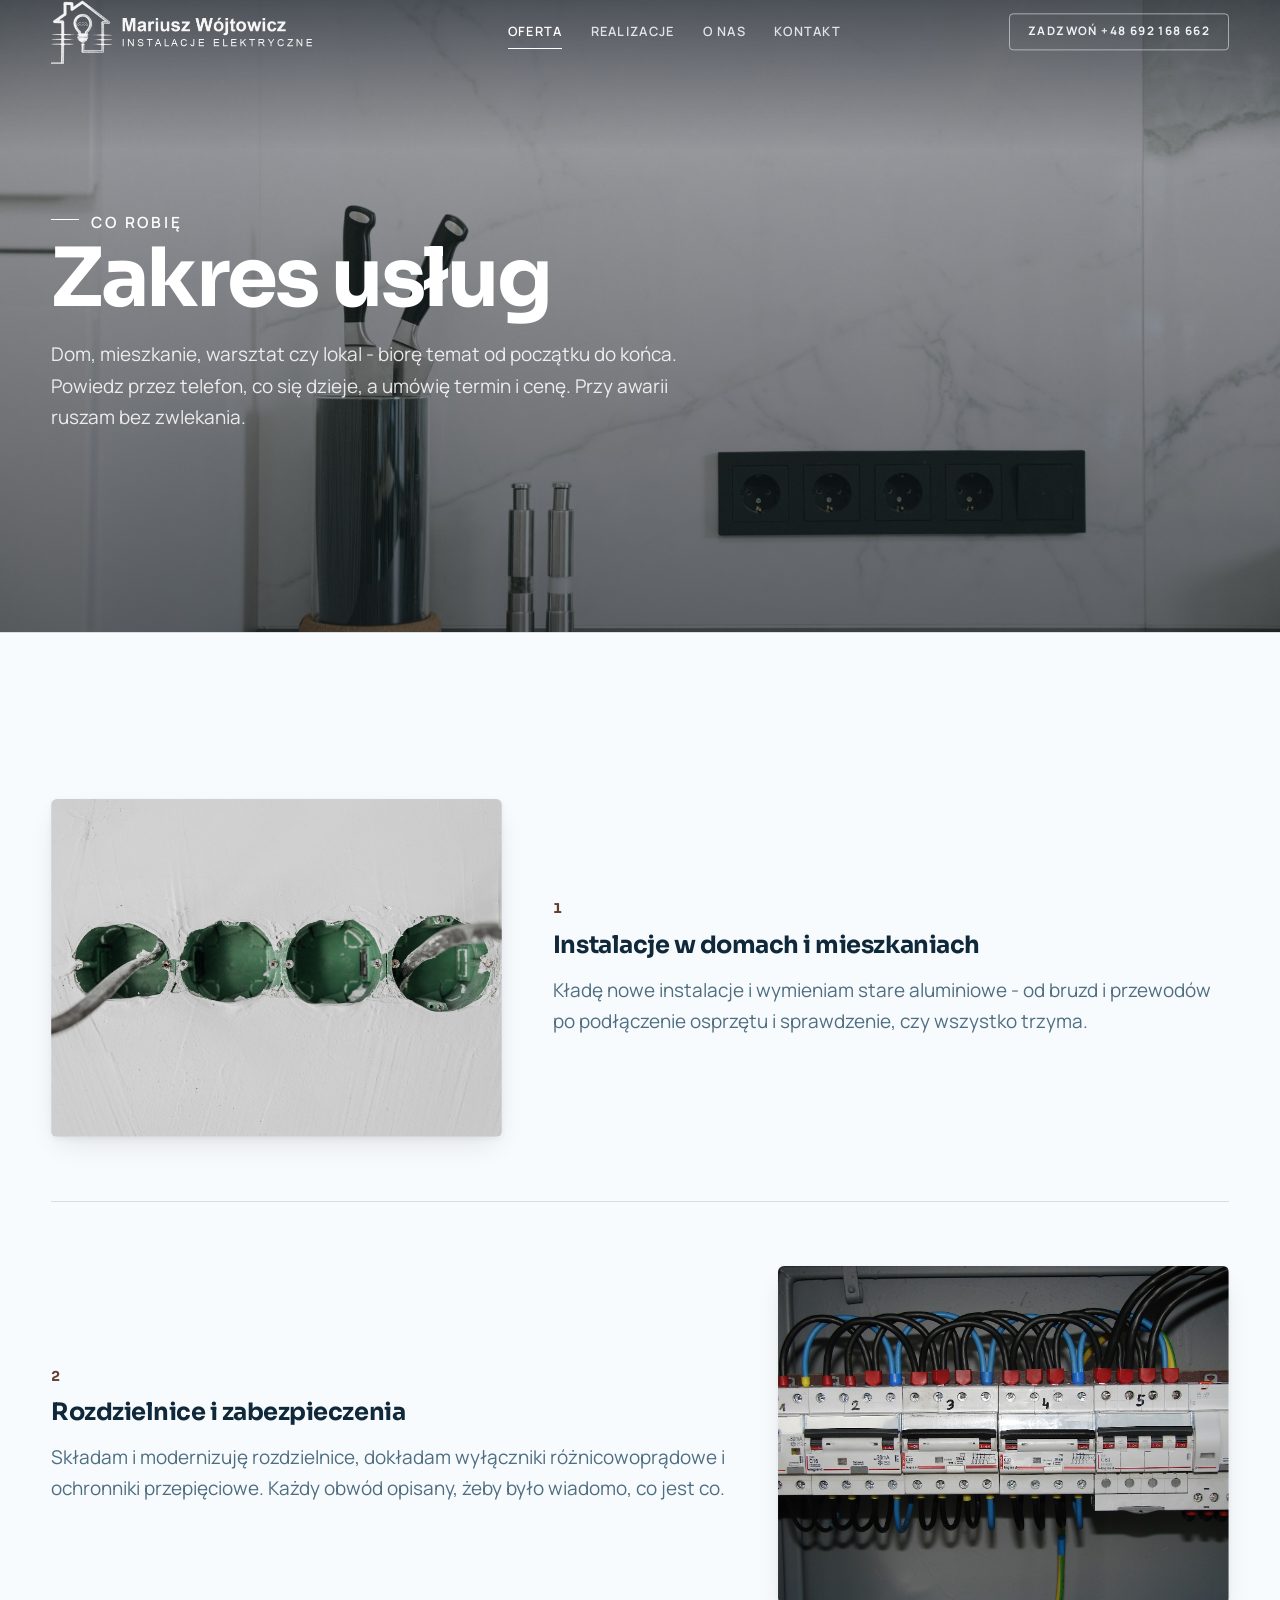
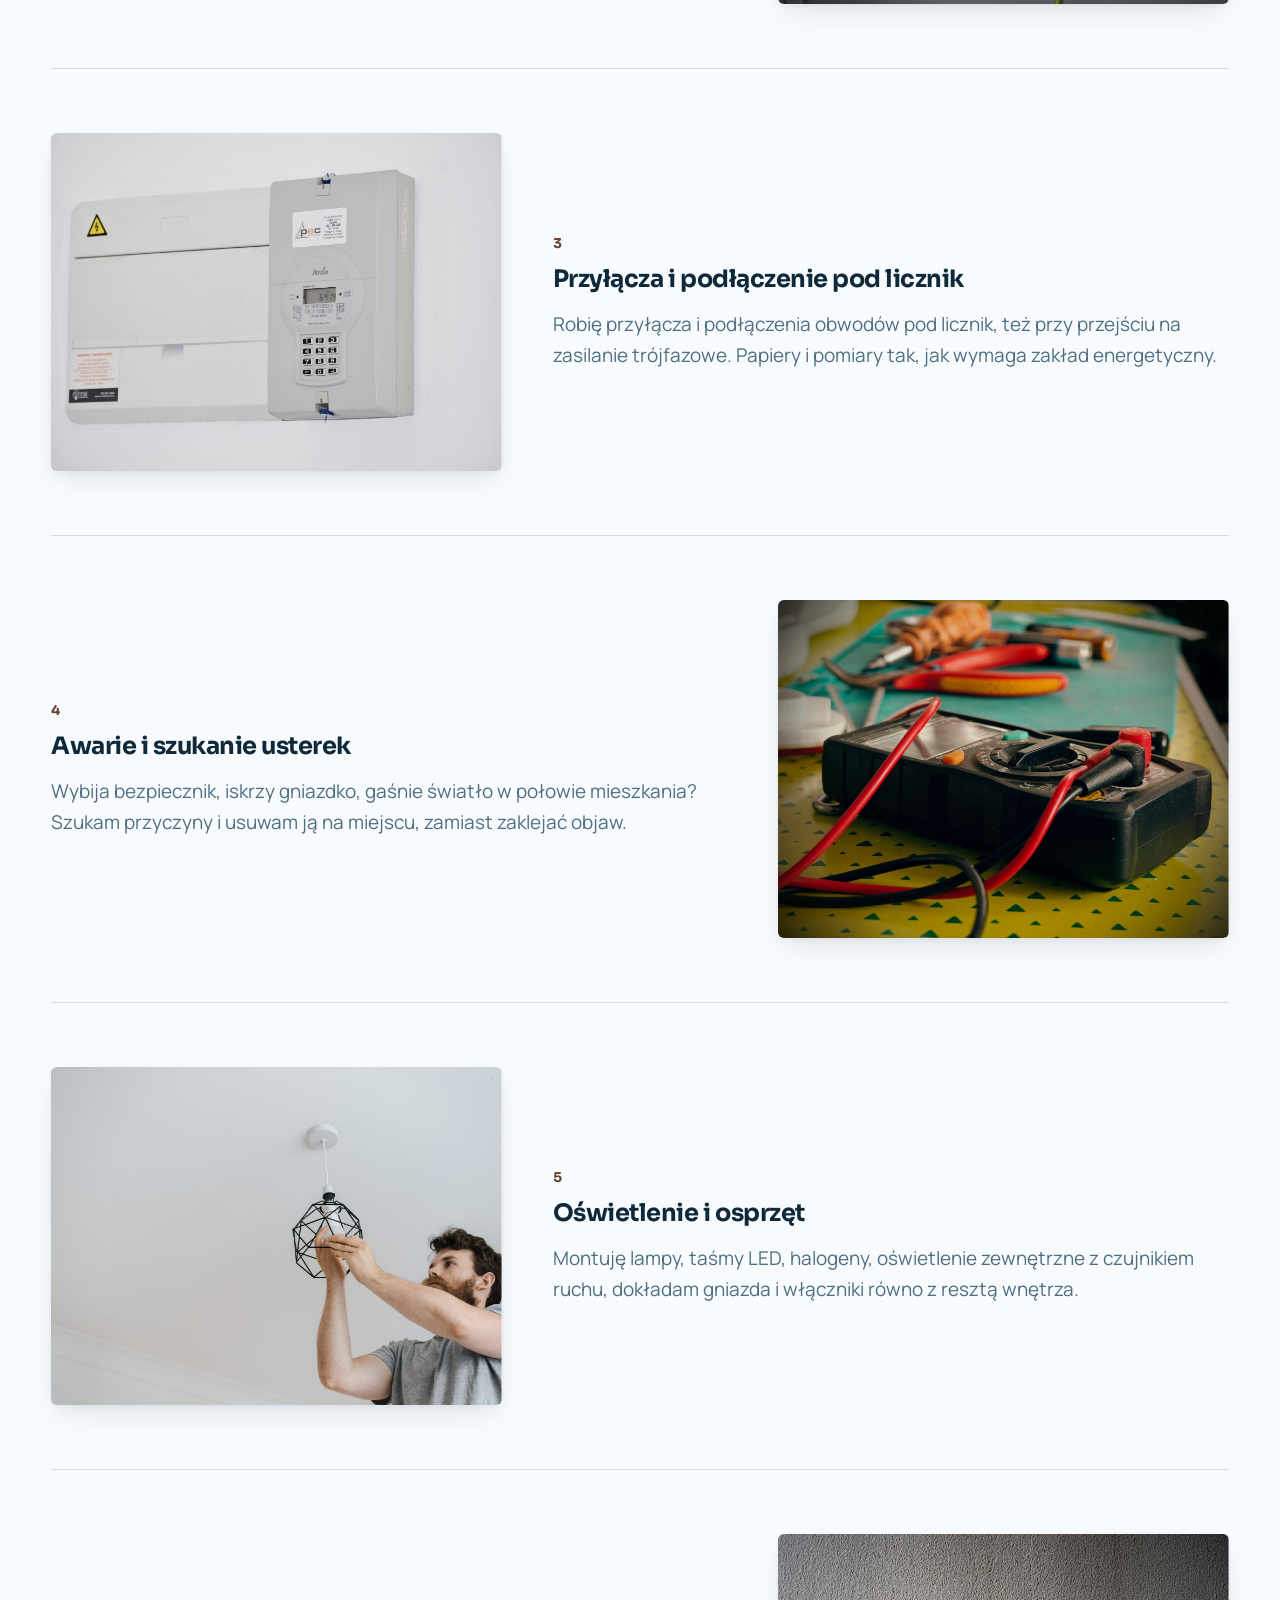
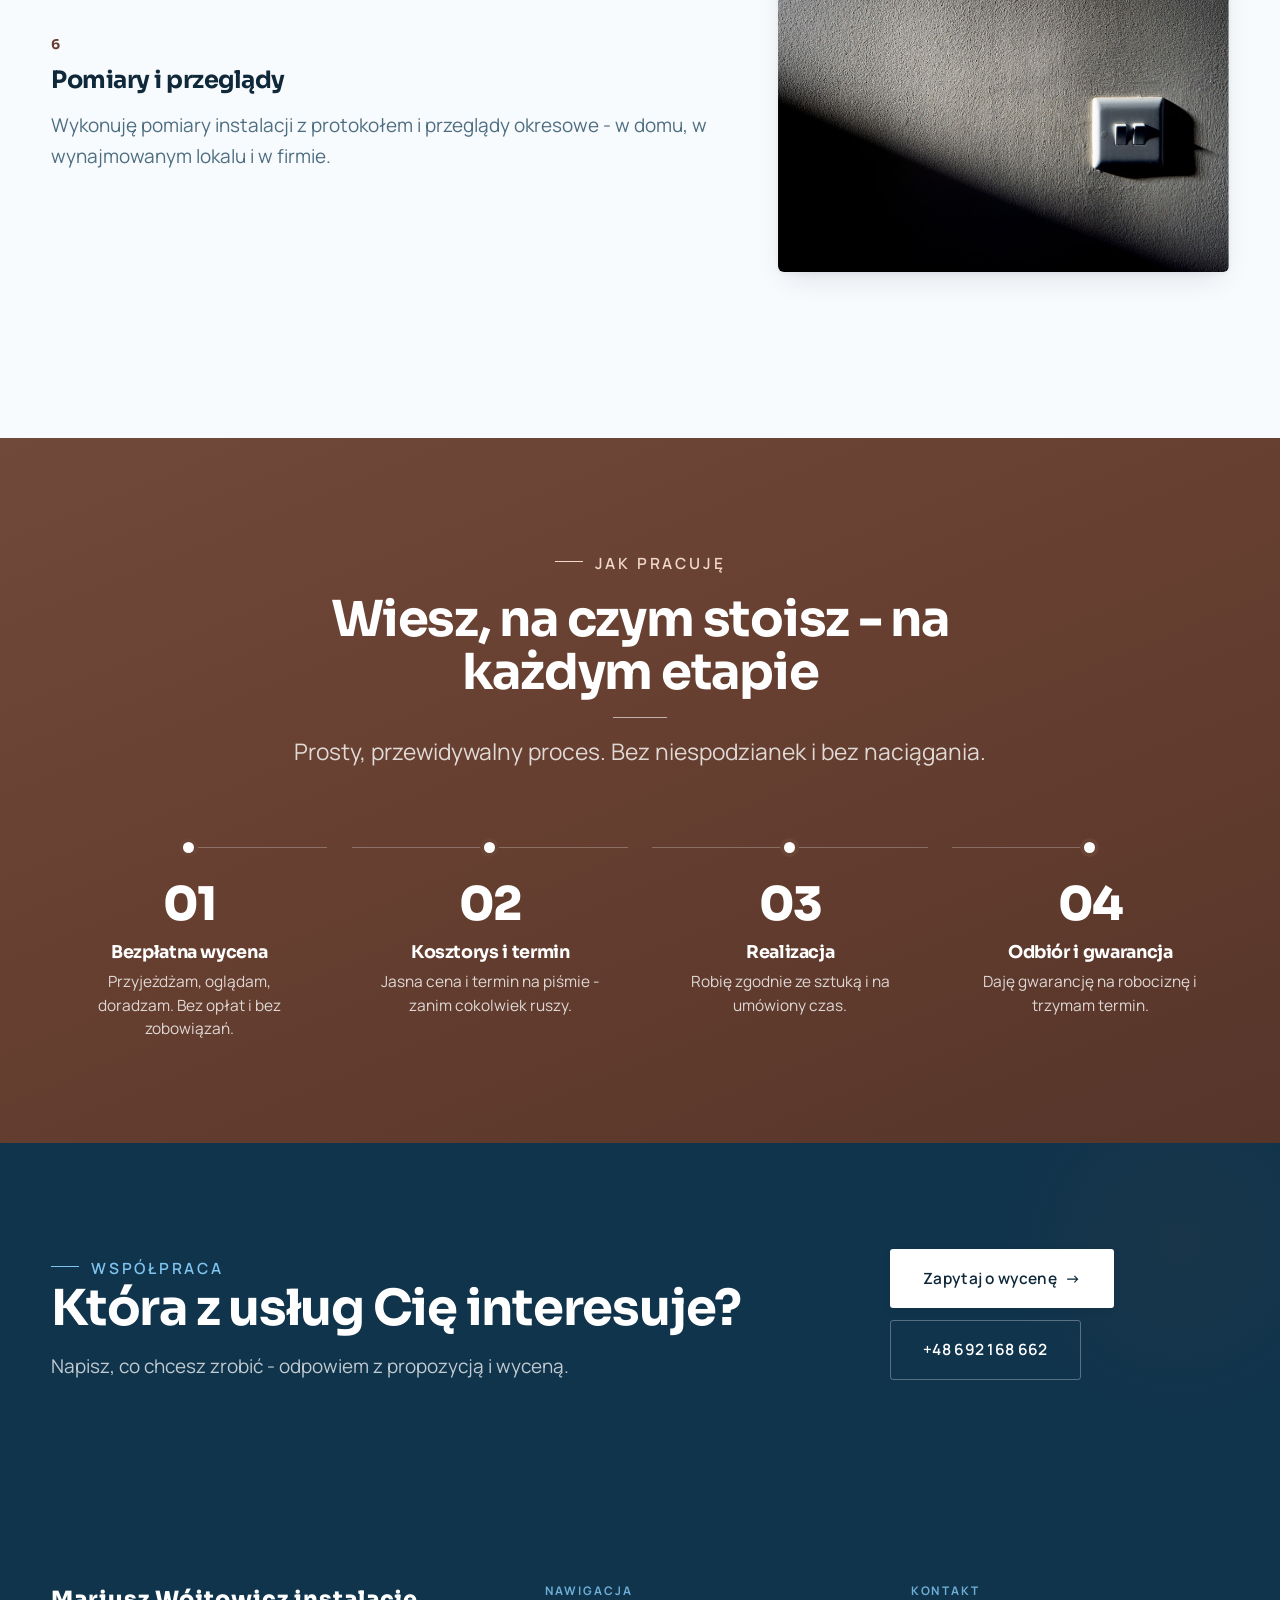
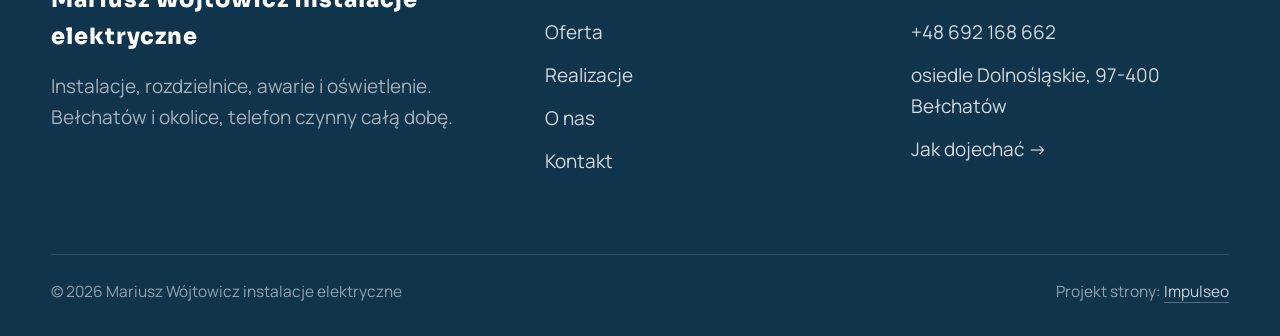
<file: oferta.html>
<!DOCTYPE html>
<html lang="pl">
<head>
<meta charset="UTF-8">
<meta name="viewport" content="width=device-width, initial-scale=1.0">
<title>Oferta - Mariusz Wójtowicz instalacje elektryczne</title>
<meta name="description" content="Mariusz Wójtowicz instalacje elektryczne - elektryk z Bełchatowa. Instalacje w domach i firmach, rozdzielnice, przyłącza, awarie, oświetlenie, pomiary. Telefon odbieram też wieczorem i w weekend. Zadzwoń: 692 168 662.">
<link rel="preconnect" href="https://fonts.googleapis.com">
<link rel="preconnect" href="https://fonts.gstatic.com" crossorigin>
<link href="https://fonts.googleapis.com/css2?family=Sora:wght@600;700;800&family=Manrope:wght@400;500;600&display=swap" rel="stylesheet">
<link rel="stylesheet" href="assets/styles.css">
</head>
<body>

<header class="nav">
  <div class="wrap nav-inner">
    <a class="brand brand-has-logo" href="index.html"><img class="brand-logo" src="img/logo.png" alt="Mariusz Wójtowicz instalacje elektryczne"></a>
    <nav class="nav-links">
      <a href="oferta.html" class="active">Oferta</a>
      <a href="realizacje.html">Realizacje</a>
      <a href="o-nas.html">O nas</a>
      <a href="kontakt.html">Kontakt</a>
      <a href="tel:+48692168662" class="btn btn-accent">Zadzwoń +48 692 168 662</a>
    </nav>
    <button class="nav-toggle" aria-label="Menu"><span></span><span></span><span></span></button>
  </div>
</header>

<section class="pagehead">
  <img src="img/g3.jpg" alt="Mariusz Wójtowicz instalacje elektryczne - Zakres usług">
  <div class="wrap">
    <span class="eyebrow">Co robię</span>
    <h1>Zakres usług</h1>
    <p>Dom, mieszkanie, warsztat czy lokal - biorę temat od początku do końca. Powiedz przez telefon, co się dzieje, a umówię termin i cenę. Przy awarii ruszam bez zwlekania.</p>
  </div>
</section>
<section>
  <div class="wrap">
    <div class="svc-row reveal">
      <div class="svc-row-art"><img src="img/g2.jpg" alt="Instalacje w domach i mieszkaniach" loading="lazy"></div>
      <div>
        <span class="num">01</span>
        <h3>Instalacje w domach i mieszkaniach</h3>
        <p class="muted">Kładę nowe instalacje i wymieniam stare aluminiowe - od bruzd i przewodów po podłączenie osprzętu i sprawdzenie, czy wszystko trzyma.</p>
      </div>
    </div>
    <div class="svc-row rev reveal">
      <div class="svc-row-art"><img src="img/g1.jpg" alt="Rozdzielnice i zabezpieczenia" loading="lazy"></div>
      <div>
        <span class="num">02</span>
        <h3>Rozdzielnice i zabezpieczenia</h3>
        <p class="muted">Składam i modernizuję rozdzielnice, dokładam wyłączniki różnicowoprądowe i ochronniki przepięciowe. Każdy obwód opisany, żeby było wiadomo, co jest co.</p>
      </div>
    </div>
    <div class="svc-row reveal">
      <div class="svc-row-art"><img src="img/g5.jpg" alt="Przyłącza i podłączenie pod licznik" loading="lazy"></div>
      <div>
        <span class="num">03</span>
        <h3>Przyłącza i podłączenie pod licznik</h3>
        <p class="muted">Robię przyłącza i podłączenia obwodów pod licznik, też przy przejściu na zasilanie trójfazowe. Papiery i pomiary tak, jak wymaga zakład energetyczny.</p>
      </div>
    </div>
    <div class="svc-row rev reveal">
      <div class="svc-row-art"><img src="img/g12.jpg" alt="Awarie i szukanie usterek" loading="lazy"></div>
      <div>
        <span class="num">04</span>
        <h3>Awarie i szukanie usterek</h3>
        <p class="muted">Wybija bezpiecznik, iskrzy gniazdko, gaśnie światło w połowie mieszkania? Szukam przyczyny i usuwam ją na miejscu, zamiast zaklejać objaw.</p>
      </div>
    </div>
    <div class="svc-row reveal">
      <div class="svc-row-art"><img src="img/g11.jpg" alt="Oświetlenie i osprzęt" loading="lazy"></div>
      <div>
        <span class="num">05</span>
        <h3>Oświetlenie i osprzęt</h3>
        <p class="muted">Montuję lampy, taśmy LED, halogeny, oświetlenie zewnętrzne z czujnikiem ruchu, dokładam gniazda i włączniki równo z resztą wnętrza.</p>
      </div>
    </div>
    <div class="svc-row rev reveal">
      <div class="svc-row-art"><img src="img/g9.jpg" alt="Pomiary i przeglądy" loading="lazy"></div>
      <div>
        <span class="num">06</span>
        <h3>Pomiary i przeglądy</h3>
        <p class="muted">Wykonuję pomiary instalacji z protokołem i przeglądy okresowe - w domu, w wynajmowanym lokalu i w firmie.</p>
      </div>
    </div>
  </div>
</section>
<section class="proces">
  <div class="wrap">
    <div class="head center reveal">
      <span class="eyebrow">Jak pracuję</span>
      <h2>Wiesz, na czym stoisz - na każdym etapie</h2>
      <p>Prosty, przewidywalny proces. Bez niespodzianek i bez naciągania.</p>
    </div>
    <ol class="proces-line">
      <li class="reveal"><span class="pno">01</span><h3>Bezpłatna wycena</h3><p>Przyjeżdżam, oglądam, doradzam. Bez opłat i bez zobowiązań.</p></li>
      <li class="reveal"><span class="pno">02</span><h3>Kosztorys i termin</h3><p>Jasna cena i termin na piśmie - zanim cokolwiek ruszy.</p></li>
      <li class="reveal"><span class="pno">03</span><h3>Realizacja</h3><p>Robię zgodnie ze sztuką i na umówiony czas.</p></li>
      <li class="reveal"><span class="pno">04</span><h3>Odbiór i gwarancja</h3><p>Daję gwarancję na robociznę i trzymam termin.</p></li>
    </ol>
  </div>
</section>
<section class="cta">
  <div class="wrap">
    <div class="reveal">
      <span class="eyebrow">Współpraca</span>
      <h2>Która z usług Cię interesuje?</h2>
      <p>Napisz, co chcesz zrobić - odpowiem z propozycją i wyceną.</p>
    </div>
    <div class="cta-actions reveal">
      <a href="kontakt.html" class="btn btn-light">Zapytaj o wycenę <span class="arr">→</span></a>
      <a href="tel:+48692168662" class="btn btn-ghost" style="color:#fff;border-color:rgba(255,255,255,.3)">+48 692 168 662</a>
    </div>
  </div>
</section>

<footer>
  <div class="wrap">
    <div class="foot-grid">
      <div class="foot-brand">
        <div class="name">Mariusz Wójtowicz instalacje elektryczne</div>
        <p>Instalacje, rozdzielnice, awarie i oświetlenie. Bełchatów i okolice, telefon czynny całą dobę.</p>
      </div>
      <div class="foot-col">
        <h4>Nawigacja</h4>
        <a href="oferta.html">Oferta</a>
        <a href="realizacje.html">Realizacje</a>
        <a href="o-nas.html">O nas</a>
        <a href="kontakt.html">Kontakt</a>
      </div>
      <div class="foot-col">
        <h4>Kontakt</h4>
        <a href="tel:+48692168662">+48 692 168 662</a>
        <p>osiedle Dolnośląskie, 97-400 Bełchatów</p>
        <a href="https://maps.google.com/?cid=11885389605049084412&g_mp=CiVnb29nbGUubWFwcy5wbGFjZXMudjEuUGxhY2VzLkdldFBsYWNlEAIYBCAA" target="_blank" rel="noopener">Jak dojechać →</a>
      </div>
    </div>
    <div class="foot-bot">
      <span>© 2026 Mariusz Wójtowicz instalacje elektryczne</span>
      <span>Projekt strony: <a class="foot-credit" href="https://impulseo.pl" target="_blank" rel="noopener">Impulseo</a></span>
    </div>
  </div>
</footer>
<div class="sticky-call"><a class="sc-call" href="tel:+48692168662"><svg class="ico-tel" width="16" height="16" viewBox="0 0 24 24" fill="none" aria-hidden="true"><path d="M6.6 10.8a15.5 15.5 0 0 0 6.6 6.6l2.2-2.2a1 1 0 0 1 1-.24 11.4 11.4 0 0 0 3.6.58 1 1 0 0 1 1 1V20a1 1 0 0 1-1 1A17 17 0 0 1 3 4a1 1 0 0 1 1-1h3.5a1 1 0 0 1 1 1c0 1.25.2 2.46.58 3.6a1 1 0 0 1-.25 1l-2.23 2.2Z" fill="currentColor"/></svg> Zadzwoń</a><a class="sc-quote" href="kontakt.html">Bezpłatna wycena</a></div>

<script src="assets/main.js"></script>
</body>
</html>
</file>
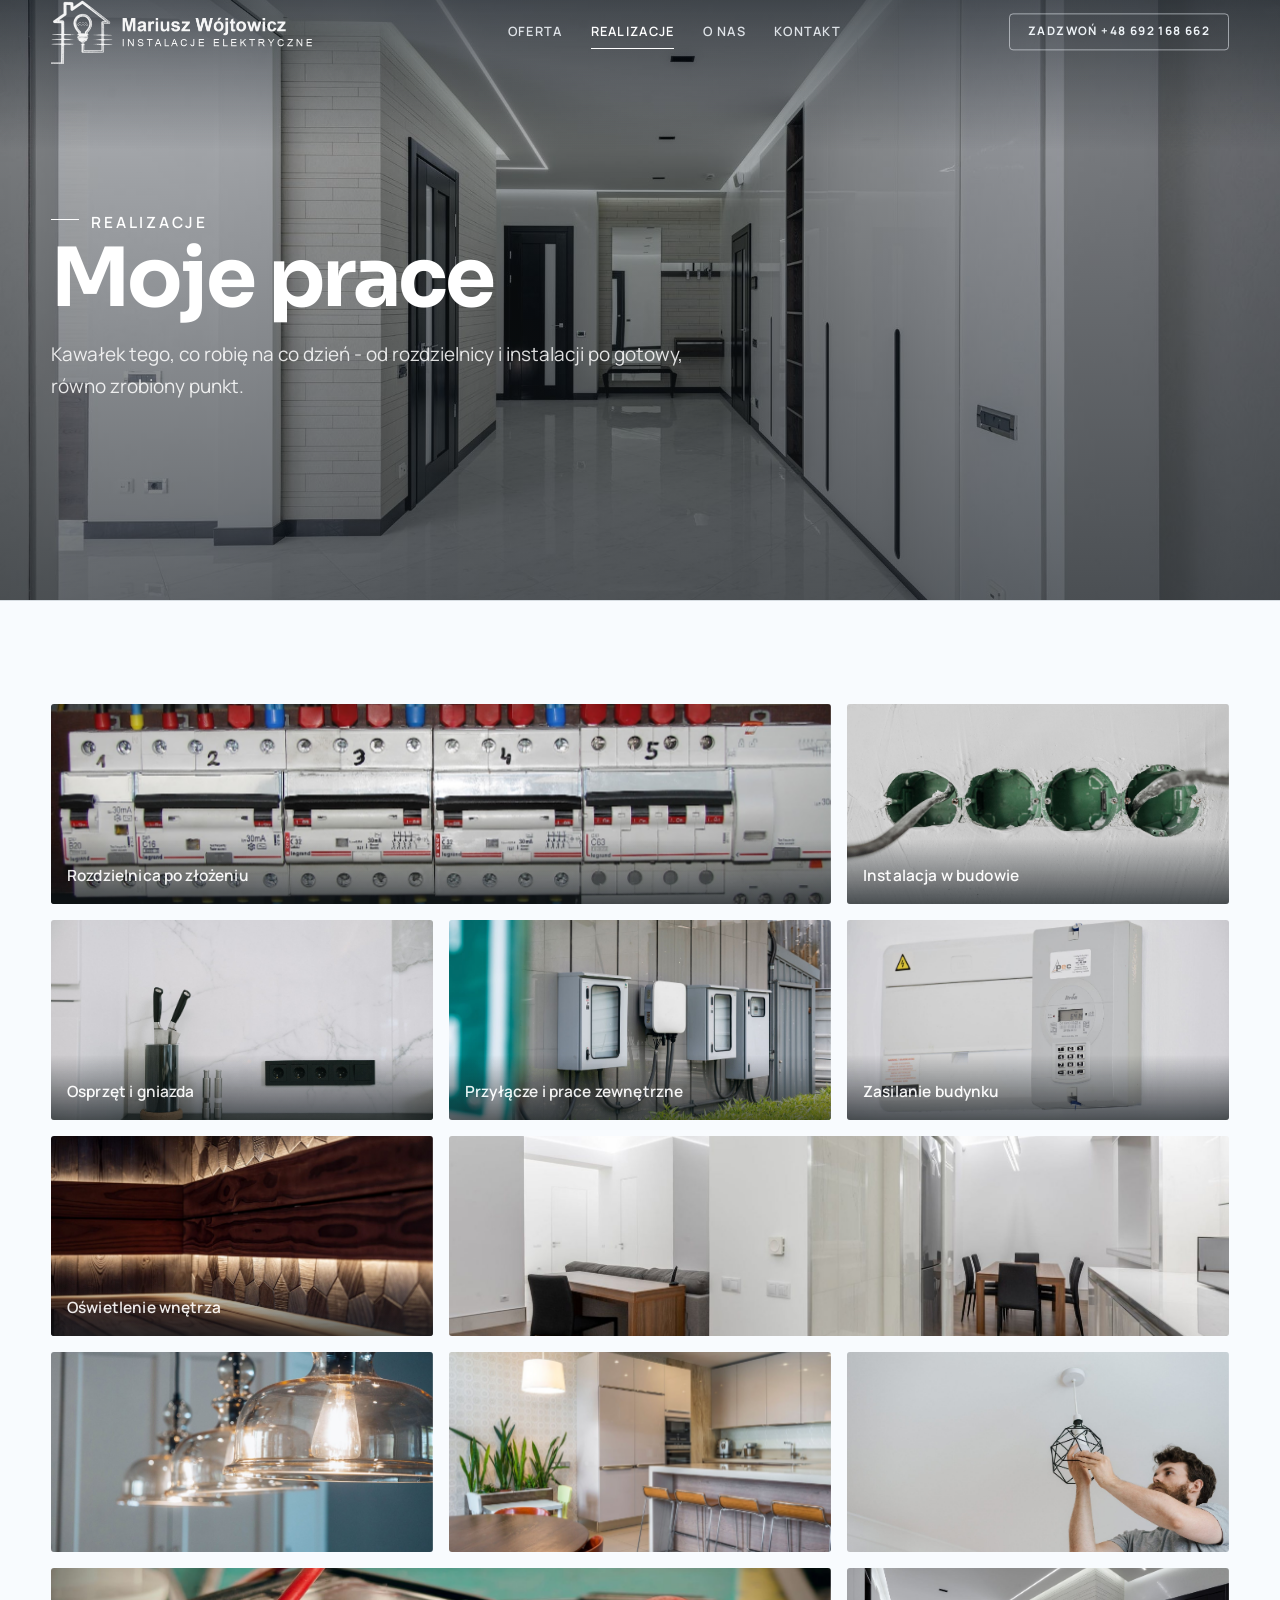
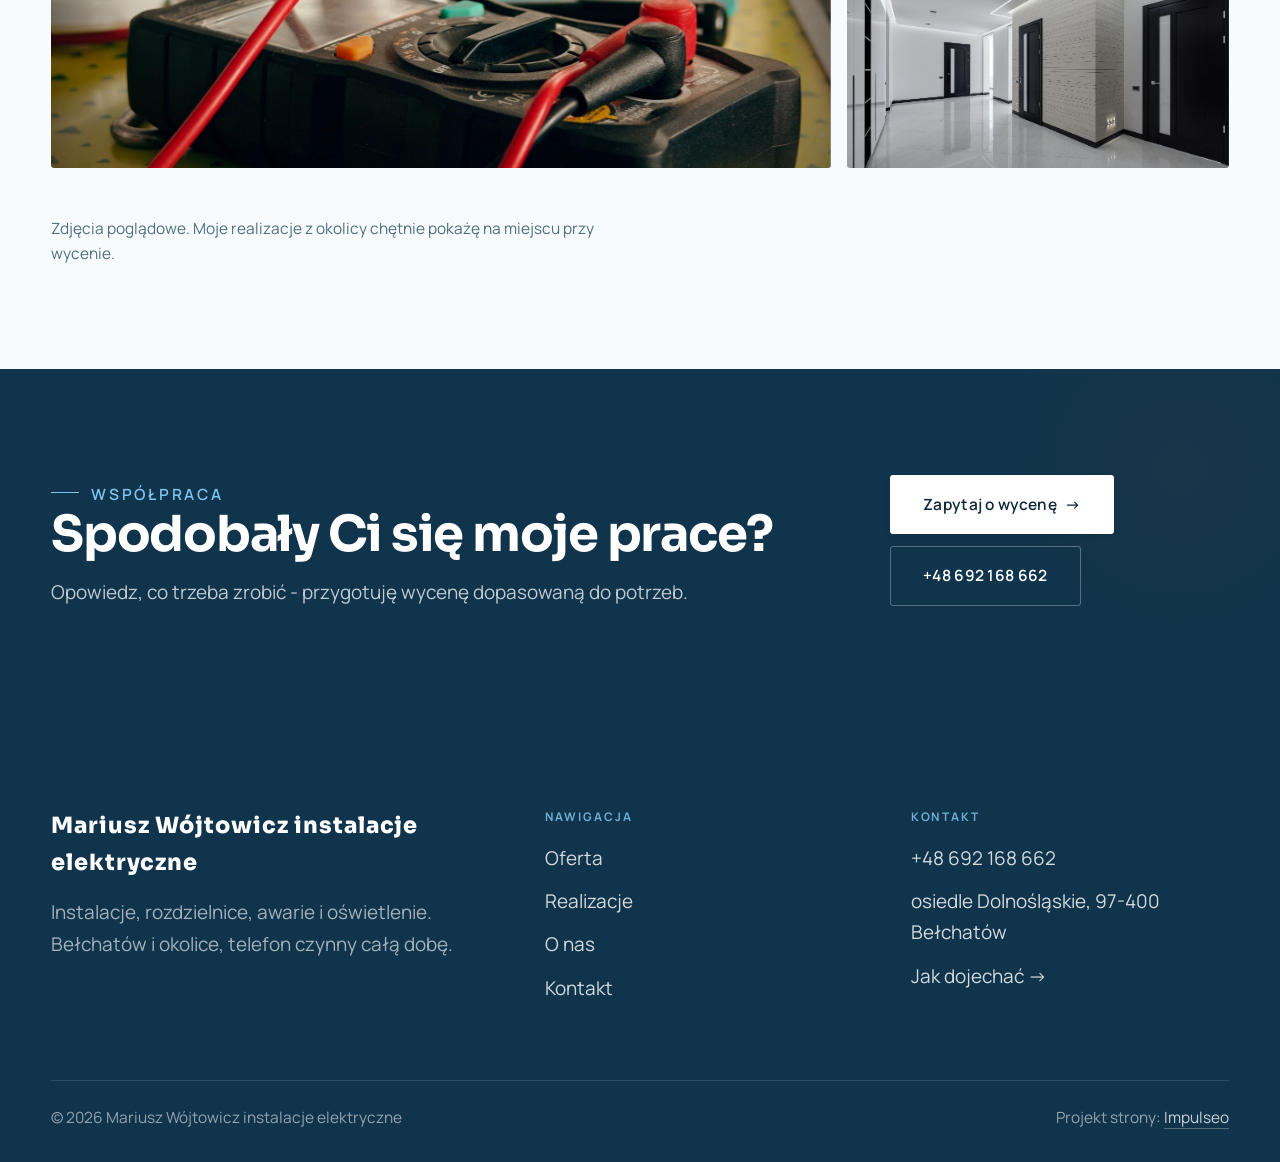
<file: realizacje.html>
<!DOCTYPE html>
<html lang="pl">
<head>
<meta charset="UTF-8">
<meta name="viewport" content="width=device-width, initial-scale=1.0">
<title>Realizacje - Mariusz Wójtowicz instalacje elektryczne</title>
<meta name="description" content="Realizacje Mariusz Wójtowicz instalacje elektryczne: Rozdzielnica po złożeniu, Instalacja w budowie, Osprzęt i gniazda, Przyłącze i prace zewnętrzne, Zasilanie budynku">
<link rel="preconnect" href="https://fonts.googleapis.com">
<link rel="preconnect" href="https://fonts.gstatic.com" crossorigin>
<link href="https://fonts.googleapis.com/css2?family=Sora:wght@600;700;800&family=Manrope:wght@400;500;600&display=swap" rel="stylesheet">
<link rel="stylesheet" href="assets/styles.css">
</head>
<body>

<header class="nav">
  <div class="wrap nav-inner">
    <a class="brand brand-has-logo" href="index.html"><img class="brand-logo" src="img/logo.png" alt="Mariusz Wójtowicz instalacje elektryczne"></a>
    <nav class="nav-links">
      <a href="oferta.html">Oferta</a>
      <a href="realizacje.html" class="active">Realizacje</a>
      <a href="o-nas.html">O nas</a>
      <a href="kontakt.html">Kontakt</a>
      <a href="tel:+48692168662" class="btn btn-accent">Zadzwoń +48 692 168 662</a>
    </nav>
    <button class="nav-toggle" aria-label="Menu"><span></span><span></span><span></span></button>
  </div>
</header>

<section class="pagehead">
  <img src="img/ph-realizacje.jpg" alt="Mariusz Wójtowicz instalacje elektryczne - Moje prace">
  <div class="wrap">
    <span class="eyebrow">Realizacje</span>
    <h1>Moje prace</h1>
    <p>Kawałek tego, co robię na co dzień - od rozdzielnicy i instalacji po gotowy, równo zrobiony punkt.</p>
  </div>
</section>
<section>
  <div class="wrap">
    <div class="gallery">
      <div class="tile t-two3 reveal"><img src="img/g1.jpg" alt="Rozdzielnica po złożeniu" loading="lazy"><div class="cap">Rozdzielnica po złożeniu</div></div>
      <div class="tile t-third reveal"><img src="img/g2.jpg" alt="Instalacja w budowie" loading="lazy"><div class="cap">Instalacja w budowie</div></div>
      <div class="tile t-third reveal"><img src="img/g3.jpg" alt="Osprzęt i gniazda" loading="lazy"><div class="cap">Osprzęt i gniazda</div></div>
      <div class="tile t-third reveal"><img src="img/g4.jpg" alt="Przyłącze i prace zewnętrzne" loading="lazy"><div class="cap">Przyłącze i prace zewnętrzne</div></div>
      <div class="tile t-third reveal"><img src="img/g5.jpg" alt="Zasilanie budynku" loading="lazy"><div class="cap">Zasilanie budynku</div></div>
      <div class="tile t-third reveal"><img src="img/g6.jpg" alt="Oświetlenie wnętrza" loading="lazy"><div class="cap">Oświetlenie wnętrza</div></div>
      <div class="tile t-two3 reveal"><img src="img/g7.jpg" alt="Mariusz Wójtowicz instalacje elektryczne" loading="lazy"></div>
      <div class="tile t-third reveal"><img src="img/g8.jpg" alt="Mariusz Wójtowicz instalacje elektryczne" loading="lazy"></div>
      <div class="tile t-third reveal"><img src="img/g10.jpg" alt="Mariusz Wójtowicz instalacje elektryczne" loading="lazy"></div>
      <div class="tile t-third reveal"><img src="img/g11.jpg" alt="Mariusz Wójtowicz instalacje elektryczne" loading="lazy"></div>
      <div class="tile t-two3 reveal"><img src="img/g12.jpg" alt="Mariusz Wójtowicz instalacje elektryczne" loading="lazy"></div>
      <div class="tile t-third reveal"><img src="img/g13.jpg" alt="Mariusz Wójtowicz instalacje elektryczne" loading="lazy"></div>
    </div>
    <p class="muted reveal" style="margin-top:var(--space-7);font-size:var(--text-sm);max-width:62ch">Zdjęcia poglądowe. Moje realizacje z okolicy chętnie pokażę na miejscu przy wycenie.</p>
  </div>
</section>
<section class="cta">
  <div class="wrap">
    <div class="reveal">
      <span class="eyebrow">Współpraca</span>
      <h2>Spodobały Ci się moje prace?</h2>
      <p>Opowiedz, co trzeba zrobić - przygotuję wycenę dopasowaną do potrzeb.</p>
    </div>
    <div class="cta-actions reveal">
      <a href="kontakt.html" class="btn btn-light">Zapytaj o wycenę <span class="arr">→</span></a>
      <a href="tel:+48692168662" class="btn btn-ghost" style="color:#fff;border-color:rgba(255,255,255,.3)">+48 692 168 662</a>
    </div>
  </div>
</section>

<footer>
  <div class="wrap">
    <div class="foot-grid">
      <div class="foot-brand">
        <div class="name">Mariusz Wójtowicz instalacje elektryczne</div>
        <p>Instalacje, rozdzielnice, awarie i oświetlenie. Bełchatów i okolice, telefon czynny całą dobę.</p>
      </div>
      <div class="foot-col">
        <h4>Nawigacja</h4>
        <a href="oferta.html">Oferta</a>
        <a href="realizacje.html">Realizacje</a>
        <a href="o-nas.html">O nas</a>
        <a href="kontakt.html">Kontakt</a>
      </div>
      <div class="foot-col">
        <h4>Kontakt</h4>
        <a href="tel:+48692168662">+48 692 168 662</a>
        <p>osiedle Dolnośląskie, 97-400 Bełchatów</p>
        <a href="https://maps.google.com/?cid=11885389605049084412&g_mp=CiVnb29nbGUubWFwcy5wbGFjZXMudjEuUGxhY2VzLkdldFBsYWNlEAIYBCAA" target="_blank" rel="noopener">Jak dojechać →</a>
      </div>
    </div>
    <div class="foot-bot">
      <span>© 2026 Mariusz Wójtowicz instalacje elektryczne</span>
      <span>Projekt strony: <a class="foot-credit" href="https://impulseo.pl" target="_blank" rel="noopener">Impulseo</a></span>
    </div>
  </div>
</footer>
<div class="sticky-call"><a class="sc-call" href="tel:+48692168662"><svg class="ico-tel" width="16" height="16" viewBox="0 0 24 24" fill="none" aria-hidden="true"><path d="M6.6 10.8a15.5 15.5 0 0 0 6.6 6.6l2.2-2.2a1 1 0 0 1 1-.24 11.4 11.4 0 0 0 3.6.58 1 1 0 0 1 1 1V20a1 1 0 0 1-1 1A17 17 0 0 1 3 4a1 1 0 0 1 1-1h3.5a1 1 0 0 1 1 1c0 1.25.2 2.46.58 3.6a1 1 0 0 1-.25 1l-2.23 2.2Z" fill="currentColor"/></svg> Zadzwoń</a><a class="sc-quote" href="kontakt.html">Bezpłatna wycena</a></div>

<script src="assets/main.js"></script>
</body>
</html>
</file>
<file: assets/styles.css>
/* ============================================================
   STOLBASZ — premium, architektoniczny B2B fit-out
   Jasna paleta, zero brązu. System wg premium-web-craft.
   Projekt strony: Impulseo (impulseo.pl)
   ============================================================ */

:root{
  /* PALETA - dużo jasnego błękitu + głęboki brąz 663F30 jako akcent (03.08.2026 v3) */
  --paper:#F0F7FD;          /* główne tło - jasny błękit */
  --paper-2:#D8EAF8;        /* sekcje alternatywne - wyraźny błękit */
  --paper-3:#BFDCF3;        /* delikatne wypełnienia - mocniejszy błękit */
  --ink:#10293A;            /* tekst główny - granat */
  --ink-soft:#1D4560;       /* nagłówki drugorzędne */
  --muted:#4E6E80;          /* tekst poboczny */
  --line:rgba(16,41,58,.14);/* hairline */
  --accent:#663F30;         /* głęboki brąz - główny akcent */
  --accent-d:#4E2E23;
  --accent-soft:rgba(102,63,48,.10);
  --accent-2:#7FC3EE;       /* jasny błękit - drugi kolor, gra na ciemnych sekcjach */
  --dark:#10344C;           /* sekcje ciemne (stopka/CTA) - głęboki niebieski */

  /* ODSTĘPY — skala 4/8 */
  --space-1:4px; --space-2:8px; --space-3:12px; --space-4:16px; --space-5:24px;
  --space-6:32px; --space-7:48px; --space-8:64px; --space-9:96px; --space-10:128px;

  /* TYPOGRAFIA — fluid clamp() (skala podbita 16.07.2026: większe, czytelniejsze litery — uwaga Adama) */
  --text-sm:clamp(.9rem,.87rem + .12vw,1rem);
  --text-base:clamp(1.08rem,1.04rem + .18vw,1.2rem);
  --text-lg:clamp(1.24rem,1.15rem + .34vw,1.44rem);
  --text-h3:clamp(1.34rem,1.22rem + .55vw,1.66rem);
  --text-h2:clamp(2.1rem,1.66rem + 2.1vw,3.1rem);
  --text-h1:clamp(2.9rem,2.1rem + 4vw,5.1rem);

  /* PROMIENIE — architektoniczne, raczej ostre */
  --r-sm:3px; --r-md:6px; --r-lg:10px;

  /* RUCH */
  --ease:cubic-bezier(.25,.46,.45,.94); --dur:.24s;

  /* CIENIE — miękkie, warstwowe */
  --sh-sm:0 1px 2px rgba(16,24,32,.04), 0 2px 8px rgba(16,24,32,.05);
  --sh-md:0 2px 6px rgba(16,24,32,.05), 0 12px 28px -8px rgba(16,24,32,.12);
  --sh-lg:0 6px 14px rgba(16,24,32,.07), 0 26px 56px -18px rgba(16,24,32,.22);

  --hairline:1px solid var(--line);

  --font-display:'Sora','Manrope',sans-serif;
  --font-body:'Manrope',sans-serif;
}

*{box-sizing:border-box;margin:0;padding:0}
html{scroll-behavior:smooth}
body{
  font-family:var(--font-body);
  font-size:var(--text-base);
  line-height:1.65;
  color:var(--ink);
  background:var(--paper);
  -webkit-font-smoothing:antialiased;
  text-rendering:optimizeLegibility;
}
img{max-width:100%;display:block}
a{color:inherit;text-decoration:none}

.wrap{width:min(92%,1180px);margin-inline:auto}
section{padding-block:clamp(52px,6.5vw,96px)}

h1,h2,h3{font-family:var(--font-display);font-weight:700;line-height:1.08;letter-spacing:-.02em;color:var(--ink)}
h1{font-size:var(--text-h1);letter-spacing:-.035em}
h2{font-size:var(--text-h2);letter-spacing:-.025em}
h3{font-size:var(--text-h3)}
p{max-width:65ch}

.eyebrow{
  font-family:var(--font-body);
  font-size:var(--text-sm);
  font-weight:600;
  letter-spacing:.18em;
  text-transform:uppercase;
  color:var(--accent);
  display:inline-flex;align-items:center;gap:var(--space-3);
}
/* flex:none + margin-top = kreska trzyma się PIERWSZEJ linii. Wcześniej align-items:center
   centrowało ją względem całego bloku i przy zawinięciu (długi kicker typu
   „…WNĘTRZ · LESZNO · OD 2019") druga linia lądowała z brzydkim wcięciem. */
.eyebrow{align-items:flex-start}
.eyebrow>*,.eyebrow{text-wrap:balance}   /* dlugi kicker lamal sie na sierote typu samo „2019" w drugiej linii */
.eyebrow::before{content:"";width:28px;height:1px;background:var(--accent);display:inline-block;flex:none;margin-top:.62em}

.muted{color:var(--muted)}
.lead{font-size:var(--text-lg);line-height:1.55;color:var(--ink-soft);max-width:50ch}

/* ---------- BUTTONS ---------- */
.btn{
  display:inline-flex;align-items:center;gap:var(--space-2);
  font-weight:600;font-size:var(--text-sm);letter-spacing:.02em;
  padding:var(--space-4) var(--space-6);
  border-radius:var(--r-sm);
  transition:transform var(--dur) var(--ease),box-shadow var(--dur) var(--ease),background var(--dur) var(--ease);
  cursor:pointer;border:1px solid transparent;
}
.btn-accent{background:var(--accent);color:#fff;box-shadow:var(--sh-sm)}
.btn-accent:hover{background:var(--accent-d);transform:translateY(-2px);box-shadow:var(--sh-md)}
.btn-accent:active{transform:translateY(0);box-shadow:var(--sh-sm)}
.btn-ghost{background:transparent;color:var(--ink);border-color:var(--line)}
.btn-ghost:hover{border-color:var(--accent);color:var(--accent);transform:translateY(-2px)}
.btn-light{background:#fff;color:var(--ink);box-shadow:var(--sh-sm)}
.btn-light:hover{transform:translateY(-2px);box-shadow:var(--sh-md)}
.btn .arr{transition:transform var(--dur) var(--ease)}
.btn:hover .arr{transform:translateX(4px)}

/* ---------- NAV ---------- */
.nav{
  position:sticky;top:0;z-index:50;
  background:color-mix(in srgb,var(--paper) 88%,transparent);
  backdrop-filter:saturate(140%) blur(10px);
  border-bottom:var(--hairline);
}
.nav-inner{display:flex;align-items:center;justify-content:space-between;height:72px}
.brand{display:flex;flex-direction:column;line-height:1}
.brand .name{font-family:var(--font-display);font-weight:800;font-size:1.35rem;letter-spacing:.04em}
.brand .sub{font-size:.62rem;letter-spacing:.34em;text-transform:uppercase;color:var(--muted);margin-top:5px}
.nav-links{display:flex;align-items:center;gap:var(--space-6)}
.nav-links a{font-size:var(--text-sm);font-weight:500;color:var(--ink-soft);position:relative;padding-block:4px;transition:color var(--dur) var(--ease)}
.nav-links a::after{content:"";position:absolute;left:0;bottom:0;width:0;height:1.5px;background:var(--accent);transition:width var(--dur) var(--ease)}
.nav-links a:hover,.nav-links a.active{color:var(--ink)}
.nav-links a:hover::after,.nav-links a.active::after{width:100%}
.nav-links .btn{padding:var(--space-2) var(--space-5)}
/* przyciski w nav: właściwy kolor (przebij .nav-links a) + bez podkreślenia */
.nav-links a.btn-accent{color:#fff}
.nav-links a.btn-ghost,.nav-links a.btn-light{color:var(--ink)}
.nav-links a.btn::after{display:none}
.nav-toggle{display:none;background:none;border:none;cursor:pointer;flex-direction:column;gap:5px;padding:8px}
.nav-toggle span{width:24px;height:2px;background:var(--ink);transition:var(--dur)}

/* ---------- HERO (split) ---------- */
.hero{position:relative;overflow:hidden;border-bottom:var(--hairline)}
.hero-grid{display:grid;grid-template-columns:1.05fr .95fr;gap:clamp(24px,4vw,60px);align-items:center;
  padding-block:clamp(36px,4.5vw,64px)}
.hero-copy .eyebrow{margin-bottom:var(--space-5)}
.hero-copy h1{margin-bottom:var(--space-5)}
.hero-copy .lead{margin-bottom:var(--space-7)}
.hero-actions{display:flex;flex-wrap:wrap;gap:var(--space-4)}
.hero-art{position:relative;aspect-ratio:4/3;border-radius:var(--r-lg);overflow:hidden;box-shadow:var(--sh-lg)}
.hero-art img{width:100%;height:100%;object-fit:cover}
.hero-art::after{content:"";position:absolute;inset:0;background:linear-gradient(180deg,transparent 55%,rgba(18,24,28,.28))}
.hero-badge{position:absolute;left:var(--space-5);bottom:var(--space-5);z-index:2;
  background:rgba(249,251,253,.94);backdrop-filter:blur(4px);
  border-radius:var(--r-md);padding:var(--space-4) var(--space-5);box-shadow:var(--sh-md);max-width:78%}
.hero-badge strong{display:block;font-family:var(--font-display);font-size:1rem;letter-spacing:-.01em}
.hero-badge span{font-size:var(--text-sm);color:var(--muted)}

/* ---------- HERO duży / kinowy (strona główna) ---------- */
.hero-cine{position:relative;min-height:clamp(560px,82vh,840px);min-height:clamp(560px,82svh,840px);display:flex;align-items:center;overflow:hidden;border-bottom:var(--hairline)}
.hero-cine>img{position:absolute;inset:0;width:100%;height:100%;object-fit:cover;z-index:0}
.hero-cine::after{content:"";position:absolute;inset:0;z-index:1;
  background:linear-gradient(95deg,rgba(13,18,23,.86) 0%,rgba(13,18,23,.64) 32%,rgba(13,18,23,.24) 62%,rgba(13,18,23,.04) 100%)}
.hero-cine .wrap{position:relative;z-index:2;padding-block:var(--space-8)}
.hero-cine .hero-copy{max-width:660px}
.hero-cine .eyebrow{color:#fff;margin-bottom:var(--space-5)}
.hero-cine .eyebrow::before{background:#fff}
.hero-cine h1{color:#fff;margin-bottom:var(--space-5);font-size:clamp(2.9rem,2rem + 4.4vw,5.2rem);text-wrap:balance}
.hero-cine .lead{color:rgba(255,255,255,.92);max-width:48ch;margin-bottom:var(--space-7)}
.hero-cine .hero-actions{display:flex;flex-wrap:wrap;gap:var(--space-4)}
/* NISKIE OKNO (laptop z dokiem i paskami przeglądarki ma ~700-780 px wysokości widoku):
   H1 do 5.2rem + długi lead nie mieściły się i przyciski wypadały POD krawędź ekranu -
   klient widział stronę bez ani jednego CTA. Skalujemy w dół, zamiast przycinać treść. */
@media(min-width:821px) and (max-height:820px){
  .hero-cine{min-height:clamp(520px,94svh,780px)}
  .hero-cine .wrap{padding-block:var(--space-6)}
  .hero-cine h1{font-size:clamp(2.2rem,1.5rem + 2.6vw,3.6rem);margin-bottom:var(--space-4)}
  .hero-cine .eyebrow{margin-bottom:var(--space-4)}
  .hero-cine .lead{margin-bottom:var(--space-5);max-width:44ch}
}
@media(max-width:680px){
  .hero-cine{min-height:clamp(520px,76vh,640px);min-height:clamp(520px,76svh,640px);align-items:flex-end}
  .hero-cine::after{background:linear-gradient(0deg,rgba(13,18,23,.9) 6%,rgba(13,18,23,.45) 55%,rgba(13,18,23,.25) 100%)}
  .hero-cine .wrap{padding-bottom:var(--space-9)}
  /* TELEFON (~90% oglądających): lead potrafił zająć 8 linii i zepchnąć CTA poza pierwszy ekran.
     Zwężamy interlinię i skalę - treści nie ucinamy, bo to ona sprzedaje. */
  .hero-cine .lead{font-size:.98rem;line-height:1.5;margin-bottom:var(--space-5)}
  .hero-cine .eyebrow{font-size:.72rem;letter-spacing:.13em;margin-bottom:var(--space-4)}
  .hero-cine .eyebrow::before{width:20px}
  .hero-cine h1{margin-bottom:var(--space-4)}
}

/* full-bleed hero variant (podstrony) */
.pagehead{position:relative;min-height:46vh;min-height:46svh;display:flex;align-items:flex-end;overflow:hidden;border-bottom:var(--hairline)}
.pagehead img{position:absolute;inset:0;width:100%;height:100%;object-fit:cover}
.pagehead::after{content:"";position:absolute;inset:0;background:linear-gradient(180deg,rgba(18,24,28,.25),rgba(18,24,28,.62))}
.pagehead .wrap{position:relative;z-index:2;padding-block:var(--space-9);color:#fff}
.pagehead h1{color:#fff;max-width:18ch}
.pagehead .eyebrow{color:#fff}
.pagehead .eyebrow::before{background:#fff}
.pagehead p{color:rgba(255,255,255,.86);margin-top:var(--space-4);max-width:54ch}

/* ---------- STRIP (pasek skrótów / liczby) ---------- */
.strip{background:var(--dark);color:#fff}
.strip .wrap{display:grid;grid-template-columns:repeat(4,1fr);gap:var(--space-6);padding-block:var(--space-8)}
.strip .item .k{font-family:var(--font-display);font-size:clamp(1.6rem,1.2rem + 1.4vw,2.4rem);font-weight:800;letter-spacing:-.02em;color:#fff}
.strip .item .v{font-size:var(--text-sm);color:rgba(255,255,255,.66);margin-top:var(--space-2);line-height:1.45}
.strip .item{border-left:2px solid var(--accent);padding-left:var(--space-5)}

/* ---------- SECTION HEAD ---------- */
.head{max-width:48rem;margin-bottom:var(--space-8)}
.head.center{margin-inline:auto;text-align:center}
.head .eyebrow{margin-bottom:var(--space-4)}
.head h2{margin-bottom:var(--space-4)}
.head p{color:var(--muted);font-size:var(--text-lg);line-height:1.55}
.head.center p{margin-inline:auto}

/* ---------- INTRO SPLIT ---------- */
.split{display:grid;grid-template-columns:.92fr 1.08fr;gap:clamp(28px,5vw,80px);align-items:center}
.split.rev{grid-template-columns:1.08fr .92fr}
.split.rev .split-art{order:-1}
.split-art{position:relative;aspect-ratio:5/4;border-radius:var(--r-lg);overflow:hidden;box-shadow:var(--sh-lg)}
.split-art img{width:100%;height:100%;object-fit:cover}
.split-copy h2{margin-bottom:var(--space-5)}
.split-copy p+p{margin-top:var(--space-4)}
.split-copy .btn{margin-top:var(--space-6)}

/* ---------- SERVICES (zakres) ---------- */
.svc-grid{display:grid;grid-template-columns:repeat(auto-fit,minmax(280px,1fr));gap:var(--space-5)}
.svc{background:#fff;border:var(--hairline);border-radius:var(--r-md);padding:var(--space-7) var(--space-6);
  transition:transform var(--dur) var(--ease),box-shadow var(--dur) var(--ease),border-color var(--dur) var(--ease);
  position:relative;overflow:hidden}
.svc::before{content:"";position:absolute;left:0;top:0;width:3px;height:0;background:var(--accent);transition:height var(--dur) var(--ease)}
.svc:hover{transform:translateY(-4px);box-shadow:var(--sh-md);border-color:transparent}
.svc:hover::before{height:100%}
.svc .ic{font-family:var(--font-display);font-size:.8rem;font-weight:700;letter-spacing:.12em;color:var(--accent);margin-bottom:var(--space-4)}
.svc h3{margin-bottom:var(--space-3);font-size:1.22rem}
.svc p{color:var(--muted);font-size:var(--text-base);line-height:1.6}

/* big detailed service rows */
.svc-row{display:grid;grid-template-columns:.8fr 1.2fr;gap:clamp(20px,4vw,60px);align-items:center;padding-block:var(--space-8)}
.svc-row+.svc-row{border-top:var(--hairline)}
.svc-row.rev{grid-template-columns:1.2fr .8fr}
/* Naprzemienny układ wierszy oferty: co drugi wiersz ma zdjęcie po PRAWEJ.
   Było `order:-1` — martwy kod, bo zdjęcie i tak jest pierwszym dzieckiem w HTML,
   więc wszystkie wiersze wyglądały identycznie (zdjęcie zawsze z lewej), a `rev`
   zmieniało tylko szerokość kolumn. Znalezione 29.07.2026 przy różnicowaniu kierunków
   animacji (pomiar pozycji: art.mid 390/502 przy row.mid 756 — zawsze lewa strona). */
.svc-row.rev .svc-row-art{order:2}
.svc-row-art{aspect-ratio:4/3;border-radius:var(--r-md);overflow:hidden;box-shadow:var(--sh-md)}
.svc-row-art img{width:100%;height:100%;object-fit:cover}
.svc-row h3{font-size:1.5rem;margin-bottom:var(--space-4)}
.svc-row .num{font-family:var(--font-display);font-size:.85rem;font-weight:700;letter-spacing:.14em;color:var(--accent);display:block;margin-bottom:var(--space-3)}
.svc-row ul{list-style:none;margin-top:var(--space-4);display:flex;flex-direction:column;gap:var(--space-2)}
.svc-row li{position:relative;padding-left:var(--space-5);color:var(--muted);font-size:var(--text-base)}
.svc-row li::before{content:"";position:absolute;left:0;top:.62em;width:8px;height:1px;background:var(--accent)}

/* ---------- GALLERY (realizacje) ---------- */
.gallery{display:grid;grid-template-columns:repeat(12,1fr);gap:var(--space-4);grid-auto-rows:200px}
/* GALERIA MASONRY — pionowe zdjęcia (portrety beauty/wellness) bez przycinania: kolumny, height auto */
.gallery-masonry{column-count:3;column-gap:var(--space-4)}
@media(max-width:900px){.gallery-masonry{column-count:2}}
@media(max-width:560px){.gallery-masonry{column-count:1}}
.gallery-masonry .m-tile{break-inside:avoid;margin:0 0 var(--space-4);padding:0;position:relative;overflow:hidden;border-radius:var(--r-md);border:1px solid var(--line)}
.gallery-masonry .m-tile img{width:100%;height:auto;display:block}
.gallery-masonry .m-tile .cap{position:absolute;left:0;right:0;bottom:0;padding:var(--space-4);color:#fff;background:linear-gradient(0deg,rgba(0,0,0,.55),transparent);font-size:var(--text-sm)}
.gallery-masonry .m-tile .cap small{display:block;font-weight:400;opacity:.78;letter-spacing:.04em;text-transform:uppercase;font-size:.66rem;margin-top:3px}
.tile{position:relative;overflow:hidden;border-radius:var(--r-md);box-shadow:var(--sh-sm);
  transition:transform var(--dur) var(--ease),box-shadow var(--dur) var(--ease)}
.tile img{width:100%;height:100%;object-fit:cover;transition:transform .6s var(--ease)}
.tile:hover{box-shadow:var(--sh-md)}
.tile:hover img{transform:scale(1.05)}
.tile .cap{position:absolute;left:0;right:0;bottom:0;padding:var(--space-5) var(--space-4) var(--space-4);
  background:linear-gradient(transparent,rgba(18,24,28,.78));color:#fff;
  font-size:var(--text-sm);font-weight:600;letter-spacing:.01em;
  opacity:0;transform:translateY(8px);transition:var(--dur) var(--ease)}
.tile:hover .cap{opacity:1;transform:translateY(0)}
.tile .cap small{display:block;font-weight:400;opacity:.78;letter-spacing:.04em;text-transform:uppercase;font-size:.66rem;margin-top:3px}
/* bento spans */
.t-wide{grid-column:span 6}
.t-tall{grid-column:span 6;grid-row:span 2}
.t-std{grid-column:span 6}
.t-third{grid-column:span 4}
.t-two3{grid-column:span 8}

/* ---------- TRUST / WIARYGODNOŚĆ ---------- */
.trust{background:var(--paper-2)}
.trust-grid{display:grid;grid-template-columns:repeat(auto-fit,minmax(240px,1fr));gap:var(--space-5);margin-top:var(--space-7)}
.trust-card{background:#fff;border-radius:var(--r-md);padding:var(--space-7) var(--space-6);box-shadow:var(--sh-sm);border-top:3px solid var(--accent)}
.trust-card .big{font-family:var(--font-display);font-size:clamp(1.8rem,1.3rem + 1.6vw,2.6rem);font-weight:800;letter-spacing:-.02em;color:var(--ink);line-height:1}
.trust-card h3{font-size:1.12rem;margin:var(--space-3) 0 var(--space-2)}
.trust-card p{color:var(--muted);font-size:var(--text-base);line-height:1.55}

/* ---------- CTA band ---------- */
.cta{background:var(--dark);color:#fff;position:relative;overflow:hidden}
.cta .wrap{display:grid;grid-template-columns:1.4fr .6fr;gap:var(--space-7);align-items:center;position:relative;z-index:2}
.cta h2{color:#fff;max-width:20ch}
.cta p{color:rgba(255,255,255,.74);margin-top:var(--space-4)}
.cta-actions{display:flex;flex-direction:column;gap:var(--space-3);align-items:flex-start}
.cta::before{content:"";position:absolute;right:-80px;top:-80px;width:360px;height:360px;border-radius:50%;
  background:radial-gradient(circle,var(--accent-soft),transparent 70%)}

/* ---------- CONTACT ---------- */
.contact-grid{display:grid;grid-template-columns:.85fr 1.15fr;gap:clamp(28px,4vw,56px);align-items:start}
.info-list{display:flex;flex-direction:column;gap:var(--space-2)}
.info-row{display:flex;gap:var(--space-4);align-items:flex-start;padding-block:var(--space-4);border-bottom:var(--hairline)}
.info-row .ic{flex:none;width:42px;height:42px;display:grid;place-items:center;border-radius:50%;
  background:var(--accent-soft);color:var(--accent);font-size:1.05rem}
.info-row .lbl{font-size:.72rem;letter-spacing:.14em;text-transform:uppercase;color:var(--muted)}
.info-row .val{font-weight:600;font-size:var(--text-base);margin-top:2px}
.info-row a.val:hover{color:var(--accent)}
.map{border:none;border-radius:var(--r-lg);box-shadow:var(--sh-md);width:100%;height:100%;min-height:380px;filter:grayscale(.2) contrast(1.02)}
.form{background:#fff;border:var(--hairline);border-radius:var(--r-lg);padding:clamp(24px,3vw,40px);box-shadow:var(--sh-sm)}
.form .fld{margin-bottom:var(--space-5)}
.form label{display:block;font-size:var(--text-sm);font-weight:600;margin-bottom:var(--space-2)}
.form input,.form textarea{width:100%;font-family:inherit;font-size:var(--text-base);color:var(--ink);
  padding:var(--space-4);border:var(--hairline);border-radius:var(--r-sm);background:var(--paper);transition:border-color var(--dur)}
.form input:focus,.form textarea:focus{outline:none;border-color:var(--accent);background:#fff}
.form textarea{resize:vertical;min-height:120px}
.form .note{font-size:var(--text-sm);color:var(--muted);margin-top:var(--space-3)}

/* ---------- FOOTER ---------- */
footer{background:var(--dark);color:#fff;padding-block:var(--space-9) var(--space-6)}
.foot-grid{display:grid;grid-template-columns:1.4fr 1fr 1fr;gap:var(--space-7);margin-bottom:var(--space-8)}
.foot-brand .name{font-family:var(--font-display);font-weight:800;font-size:1.4rem;letter-spacing:.04em}
.foot-brand p{color:rgba(255,255,255,.62);margin-top:var(--space-4);font-size:var(--text-base);max-width:38ch}
.foot-col h4{font-size:.74rem;letter-spacing:.16em;text-transform:uppercase;color:rgba(255,255,255,.5);margin-bottom:var(--space-4)}
.foot-col a,.foot-col p{display:block;color:rgba(255,255,255,.82);font-size:var(--text-base);margin-bottom:var(--space-3)}
.foot-col a:hover{color:#fff}
.foot-bot{border-top:1px solid rgba(255,255,255,.12);padding-top:var(--space-5);display:flex;justify-content:space-between;flex-wrap:wrap;gap:var(--space-3);
  font-size:var(--text-sm);color:rgba(255,255,255,.55)}
.foot-bot a:hover{color:#fff}
/* Podpis w stopce = klikalny link do impulseo.pl (31.07.2026). Ma być WIDOCZNIE klikalny,
   ale nie krzyczeć - stąd sam kolor jaśniejszy + delikatne podkreślenie na najeździe. */
.foot-bot a.foot-credit{color:rgba(255,255,255,.78);text-decoration:none;border-bottom:1px solid rgba(255,255,255,.28)}
.foot-bot a.foot-credit:hover{color:#fff;border-bottom-color:#fff}

/* ---------- REVEAL ---------- */
.reveal{opacity:0;transform:translateY(22px);transition:opacity .6s var(--ease),transform .6s var(--ease)}
.reveal.in{opacity:1;transform:none}

/* ---------- RESPONSIVE ---------- */
@media(max-width:920px){
  .hero-grid,.split,.split.rev,.svc-row,.svc-row.rev,.cta .wrap,.contact-grid,.foot-grid{grid-template-columns:1fr}
  .split.rev .split-art,.svc-row.rev .svc-row-art{order:0}
  .hero-art{aspect-ratio:16/10;max-height:420px}
  .strip .wrap{grid-template-columns:repeat(2,1fr);gap:var(--space-7)}
  .gallery{grid-auto-rows:180px}
  .t-wide,.t-tall,.t-std,.t-third,.t-two3{grid-column:span 6}
  .t-tall{grid-row:span 1}
  .cta-actions{flex-direction:row;flex-wrap:wrap}
  .foot-grid{gap:var(--space-6)}
}
@media(max-width:680px){
  .nav-links{position:fixed;inset:72px 0 auto 0;background:var(--paper);flex-direction:column;align-items:stretch;
    gap:0;padding:var(--space-4) 6%;border-bottom:var(--hairline);box-shadow:var(--sh-md);
    transform:translateY(-120%);transition:transform var(--dur) var(--ease)}
  .nav-links.open{transform:translateY(0)}
  .nav-links a{padding-block:var(--space-4);border-bottom:var(--hairline)}
  .nav-links .btn{margin-top:var(--space-3);justify-content:center}
  .nav-toggle{display:flex}
  .strip .wrap{grid-template-columns:1fr}
  .gallery{grid-template-columns:repeat(6,1fr)}
  .foot-grid{grid-template-columns:1fr}
}
@media(prefers-reduced-motion:reduce){
  *{animation-duration:.01ms!important;transition:none!important}
  .reveal{opacity:1!important;transform:none!important}
  html{scroll-behavior:auto}
}

/* ============================================================
   PREMIUM LAYER — destylat deep-researchu branż (anty-AI, spokój).
   Zmienne STOLBASZ (--accent/--ink/--paper/--line/--dark). Ruch ledwo
   zauważalny, krzywa cubic-bezier(.16,.84,.44,1); prefers-reduced-motion
   pokryte blanketem wyżej. Karty hairline zamiast cieni = #1 sygnał „nie-AI".
   ============================================================ */

/* więcej oddechu między sekcjami (liderzy: 110-130px) */
section{padding-block:clamp(64px,8vw,128px)}

/* 1) Aksamitny reveal — dłuższa, miękka krzywa zamiast „skoku" */
.reveal{transition:opacity .9s cubic-bezier(.16,.84,.44,1),transform .9s cubic-bezier(.16,.84,.44,1);will-change:opacity,transform}
/* stagger TYLKO w galerii (tam pozycja = porządek dzieci) */
.gallery .reveal:nth-child(2){transition-delay:.07s}
.gallery .reveal:nth-child(3){transition-delay:.14s}
.gallery .reveal:nth-child(4){transition-delay:.21s}
.gallery .reveal:nth-child(5){transition-delay:.28s}
.gallery .reveal:nth-child(6){transition-delay:.35s}

/* 2) Hero STATYCZNY na .hero-cine — Ken Burns CAŁKIEM WYŁĄCZONY 26.06 (3. zgłoszenie Szymona).
   GENEZA: animowanie scale na <img> hero z teksturami (cegły/framugi) re-samplinguje obraz
   klatka po klatce → na części ekranów drobne drganie/shimmer = „heroshot się trzęsie".
   translateY usunięto wcześniej, scale-only + will-change/GPU NIE wystarczyły do GWARANCJI gładkości.
   Krzysztof zażądał pewności („make sure, że błąd się nie pojawi") > efekt. Zero animacji = 0% drgania.
   Delikatny zoom zostaje TYLKO w pełnoekranowych hero gastro/studio (hg-bg/hs-bg — tło, inny
   mechanizm, chwalone, nigdy nie zgłaszane). NIE wracać do KB na .hero-cine bez realnego testu
   na sprzęcie klienta — to ryzyko regresji „trzęsienia”. */
/* BEZPIECZNY "wow" na hero = jednorazowy FADE-IN (opacity), nie zoom.
   opacity nie dotyka bitmapy → gładkie na KAŻDYM zdjęciu/ekranie/GPU, zero ryzyka migotania.
   Geometryczny ruch (scale/translate) na .hero-cine jest ZAKAZANY (bramka pilnuje). */
@keyframes heroFade{from{opacity:0}to{opacity:1}}
.hero-cine>img{transform:none;animation:heroFade 1.1s ease-out both}

/* 3) Akcentowy hairline pod nagłówkiem sekcji, który „rysuje się" przy wejściu */
.head h2{position:relative;padding-bottom:18px}
.head h2::after{content:"";position:absolute;left:0;bottom:0;height:1px;width:0;background:var(--accent);transition:width 1s cubic-bezier(.16,.84,.44,1) .15s}
.head.center h2::after{left:50%;transform:translateX(-50%)}
.head.reveal.in h2::after,.head.center.reveal.in h2::after{width:54px}

/* 4) Karty HAIRLINE zamiast cieni/zaokrągleń (najmocniejszy anty-AI detal) */
.svc{background:transparent;border:1px solid var(--line);border-radius:var(--r-sm);box-shadow:none}
.svc:hover{box-shadow:none;border-color:var(--accent);transform:translateY(-3px)}
.trust-card{background:transparent;box-shadow:none;border:1px solid var(--line);border-top:2px solid var(--accent);border-radius:var(--r-sm)}
.tile{box-shadow:none;border-radius:var(--r-sm)}
.tile:hover{box-shadow:none}

/* 5) Sticky-nav kondensuje się po przewinięciu (sygnał dopracowania) */
.nav{transition:box-shadow .4s ease,background .4s ease}
.nav.is-stuck{box-shadow:0 1px 0 var(--line),0 14px 30px -24px rgba(0,0,0,.45)}
.nav-inner{transition:height .35s var(--ease)}
.nav.is-stuck .nav-inner{height:60px}

/* 6) MANIFESTO — pełnoekranowy cytat-bohater (zastępuje generyczne „Dlaczego my") */
.manifesto{background:var(--paper-2);text-align:center}
.manifesto .wrap{max-width:60rem}
.manifesto p{font-family:var(--font-display);font-style:italic;font-size:clamp(1.6rem,1rem + 2.4vw,2.8rem);line-height:1.32;color:var(--ink-soft);margin-inline:auto;max-width:26ch;position:relative;padding-top:var(--space-8)}
.manifesto p::before{content:"";position:absolute;top:0;left:50%;transform:translateX(-50%);width:54px;height:1px;background:var(--accent)}
.manifesto p span{color:var(--accent);font-style:italic}

/* 7) GATEWAYS — 3 duże bramy-zdjęcia (zamiast paska menu usług) */
.gateways{display:grid;grid-template-columns:repeat(3,1fr);gap:var(--space-4)}
.gateway{position:relative;aspect-ratio:3/4;overflow:hidden;border-radius:var(--r-sm);display:block}
.gateway img{width:100%;height:100%;object-fit:cover;transition:transform .8s var(--ease),filter .5s var(--ease)}
.gateway::after{content:"";position:absolute;inset:0;background:linear-gradient(180deg,transparent 38%,rgba(18,24,28,.74))}
.gateway:hover img{transform:scale(1.05);filter:brightness(1.05)}
.gateway .g-ttl{position:absolute;left:0;right:0;bottom:0;z-index:2;padding:var(--space-6) var(--space-5);color:#fff;font-family:var(--font-display);font-size:1.45rem;letter-spacing:-.01em;line-height:1.15}
.gateway .g-ttl small{display:block;font-family:var(--font-body);font-size:var(--text-sm);font-weight:400;opacity:.82;letter-spacing:.03em;margin-top:5px}
@media(max-width:760px){.gateways{grid-template-columns:1fr}.gateway{aspect-ratio:16/10}}

/* 8) LOGO klienta w nagłówku (gdy podane --logo) */
/* 52px domyślnie (feedback Bartka 06.07.2026: 40px ginęło, uwaga padła 3x; ~56px sprawdzone na żywym demie anna-borowiec-makeup) */
.brand-logo{height:64px;width:auto;max-width:300px;object-fit:contain;display:block}
.nav.is-stuck .brand-logo{height:52px}
@media(max-width:680px){.brand-logo{height:46px;max-width:210px}}


/* === RWD: nagłówki na wąskich ekranach (dodane 17.07.2026 razem z fixem clamp) ===
   Po przywróceniu działania clamp() dolna granica --text-h1 (2.9rem) rozpychała
   dokument przy długich polskich słowach na telefonach. Tu ją zjeżdżamy. */
@media (max-width:560px){
  :root{
    --text-h1:clamp(1.9rem, 1.15rem + 4.4vw, 2.7rem);
    --text-h2:clamp(1.5rem, 1rem + 3vw, 2.1rem);
  }
  .hero-cine h1{font-size:clamp(1.9rem, 1.15rem + 4.4vw, 2.7rem)}
  h1,h2{overflow-wrap:break-word}
}

/* GODZINY (godziny_grid z briefu) — dzień po lewej, godziny po prawej. Wcześniej BRAK stylu
   powodował sklejenie "Poniedziałek-Piątek8:00-20:00" (dodane 2026-07-21). Neutralne dla dem bez grafiku. */
.godz{display:flex;flex-direction:column;gap:2px;max-width:440px;margin-top:8px}
.godz-row{display:flex;justify-content:space-between;align-items:baseline;gap:24px;padding:10px 0;border-bottom:1px solid var(--line)}
.godz-row:last-child{border-bottom:0}
.godz-row b{font-weight:600;color:var(--ink)}
.godz-row span{color:var(--muted);white-space:nowrap}

/* === rodzina: fachowcy === */
/* ============================================================
   RODZINA: FACHOWCY (hydraulik/elektryk/remont/brukarstwo/ogrodzenia)
   Doklejane NA WIERZCH base.css. Dziedziczy paletę/fonty skórki (trade/elektryk).
   Filozofia: telefon-bohater + zaufanie + „bezpłatna wycena". Spokój, nie krzyk.
   (count-up i podwójny iframe mapy świadomie pominięte - krytyka blueprintu.)
   ============================================================ */

/* --- PROCES - oś „jak pracujemy" (podpis rodziny, czego nie ma w meblach) --- */
.proces{background:var(--paper-2)}
.proces-line{list-style:none;display:grid;grid-template-columns:repeat(4,1fr);gap:var(--space-5);position:relative;margin:0;padding:0}
.proces-line li{position:relative;padding-top:var(--space-7)}
.proces-line li::before{content:"";position:absolute;top:14px;left:0;right:0;height:1px;background:var(--line)}
.proces-line li:last-child::before{right:50%}
.proces-line li:first-child::before{left:50%}
.proces-line li::after{content:"";position:absolute;top:9px;left:calc(50% - 6px);width:11px;height:11px;border-radius:50%;background:var(--accent);box-shadow:0 0 0 4px var(--paper-2)}
.proces-line .pno{font-family:var(--font-display);font-weight:800;font-size:1.5rem;color:var(--accent);letter-spacing:-.02em;display:block;margin-bottom:var(--space-3);text-align:center}
.proces-line h3{font-size:1.1rem;margin-bottom:var(--space-2);text-align:center}
.proces-line p{color:var(--muted);font-size:var(--text-sm);line-height:1.5;text-align:center;max-width:26ch;margin-inline:auto}
@media(max-width:820px){
  .proces-line{grid-template-columns:1fr;gap:0}
  .proces-line li{padding:var(--space-5) 0 var(--space-5) var(--space-7)}
  .proces-line li::before{left:5px;right:auto;top:0;bottom:0;width:1px;height:auto}
  .proces-line li:first-child::before,.proces-line li:last-child::before{left:5px;right:auto}
  .proces-line li::after{top:var(--space-6);left:0}
  .proces-line .pno,.proces-line h3,.proces-line p{text-align:left;margin-inline:0}
}

/* --- OBSZAR DZIAŁANIA - lokalność (chipy z REALNEGO miasta, bez drugiego iframe) --- */
.obszar .head{text-align:center;margin-inline:auto}
.obszar .head .eyebrow{justify-content:center}
.obszar-list{list-style:none;display:flex;flex-wrap:wrap;justify-content:center;gap:var(--space-3);margin:0;padding:0;max-width:60rem;margin-inline:auto}
.obszar-list li{border:1px solid var(--line);border-radius:999px;padding:var(--space-2) var(--space-5);
  font-size:var(--text-sm);font-weight:600;color:var(--ink-soft);transition:border-color .24s var(--ease),color .24s var(--ease)}
.obszar-list li:hover{border-color:var(--accent);color:var(--accent)}
.obszar-list li.is-home{background:var(--accent);border-color:var(--accent);color:#fff}

/* --- STICKY-CALL - dolny pasek mobile (najważniejszy konwerter tej rodziny) --- */
.sticky-call{display:none}
@media(max-width:820px){
  .sticky-call{display:grid;grid-template-columns:1fr 1fr;gap:1px;position:fixed;left:0;right:0;bottom:0;z-index:90;
    background:var(--line);box-shadow:0 -6px 20px -10px rgba(0,0,0,.4)}
  .sticky-call a{padding:15px 8px;text-align:center;font-weight:700;font-size:.95rem;letter-spacing:.01em}
  .sc-call{background:var(--accent);color:#fff}
  .sc-quote{background:var(--paper);color:var(--ink)}
  body{padding-bottom:56px}
}

/* --- Blok „Awaria? Dzwoń” (opcjonalny, hydraulik/elektryk) --- */
.awaria{background:var(--dark);color:#fff}
.awaria .wrap{display:flex;flex-wrap:wrap;align-items:center;justify-content:space-between;gap:var(--space-5);padding-block:var(--space-7)}
.awaria h3{color:#fff;font-size:clamp(1.3rem,1rem + 1.2vw,1.8rem)}
.awaria p{color:rgba(255,255,255,.72);margin-top:var(--space-2)}
.awaria .btn-accent{white-space:nowrap}

/* === CERTYFIKATY / CZYM PRACUJEMY (gated: renderuje sie tylko gdy brief poda certy/marki/gwarancja) - mocny lever dla dekarzy === */
.auto-marki .marki-list{display:flex;flex-wrap:wrap;justify-content:center;gap:clamp(.8rem,2.5vw,1.6rem);list-style:none;margin:var(--space-7) 0 0;padding:0}
.auto-marki .marki-list li{font-family:var(--font-display);text-transform:uppercase;letter-spacing:.12em;font-weight:600;
  font-size:clamp(.82rem,1.5vw,1rem);color:var(--ink-soft);padding:.5rem 1rem;border:1px solid var(--line);border-radius:var(--r-sm)}
.marki-gwar{text-align:center;color:var(--muted);font-size:var(--text-sm);margin-top:var(--space-6)}

/* ============================================================
   FAZA 3 - OSOBNY UKŁAD FACHOWCY (research wf_e4ed63db + krytyka z policzonym WCAG). Doklejane na wierzch.
   Tożsamość: ZAUFANIE + DUŻY TELEFON + DOWÓD. Dwublok hero (zdjęcie | lity panel), bezpośrednio, solidnie.
   ============================================================ */

/* --- P0 KONTRAST: bursztyn jako TEKST na jasnym = 2.0 FAIL (policzone). Naprawy (bursztyn->ciemny tekst / ink). --- */
.btn-accent{color:#10202C}                                  /* bursztyn + ciemny tekst = 8.28 PASS */
.sticky-call .sc-call{color:#10202C}                        /* sticky bursztyn + ciemny tekst */
.obszar-list li.is-home{background:var(--ink);border-color:var(--ink);color:#fff}  /* było bursztyn+biel 2.17 -> ink+biel 16.29 */
.proces-line .pno{color:var(--ink-soft)}                    /* numery procesu: było bursztyn 2.0 -> ink-soft (czytelne); kropka osi zostaje bursztyn (grafika) */

/* --- Ikona telefonu (uzywana w hero hf-phone-num; nav styluje silnik NAV NOBU) --- */
.ico-tel{vertical-align:-2px;margin-right:.3em}

/* === HERO FACHOWCY — WARIANT A „PEŁNY EKRAN" (wybór K. 27.07.2026; zastąpił dwublok 46%/54%).
   Powód zmiany: stary dwublok nie dobijał do końca ekranu (zostawał pusty pas nad promise-bar),
   zdjęcie było ucięte w wąski pasek, a dowód (ocena/gwarancja) siedział dopiero niżej w trust-bar.
   Teraz: zdjęcie na pełny ekran + gradient od lewej (tekst czytelny NIE przez wycięty panel,
   tylko przez policzony overlay), gigant-telefon, dowód w pierwszym ekranie.
   Zdjęcie zostaje PIERWSZYM dzieckiem sekcji (blur-guard + mobilny fallback). STATYCZNE, bez Ken Burns.
   Poprzednia wersja: fachowcy.css.bak-20260727-201952-przed-heroA === */
.hero-fach{position:relative;isolation:isolate;display:flex;align-items:center;
  min-height:clamp(560px,92vh,900px);min-height:clamp(560px,92svh,900px)}
.hf-photo{position:absolute;inset:0;width:100%;height:100%;object-fit:cover;display:block;
  background:var(--dark);z-index:-2}                          /* EAGER, bez animacji (zero janku) */
/* Gradient trzyma ciemno DO ~62% szerokości, bo dotąd sięga najdłuższa linia tekstu (.hf-inner 46rem).
   Wcześniejsza wersja jaśniała już od 34% i końcówki linii lądowały na jasnym tle. */
.hero-fach::after{content:"";position:absolute;inset:0;z-index:-1;
  background:linear-gradient(102deg,rgba(14,17,21,.95) 0%,rgba(14,17,21,.9) 30%,rgba(14,17,21,.74) 55%,rgba(14,17,21,.4) 78%,rgba(14,17,21,.26) 100%)}
.hf-panel{width:min(92%,1180px);margin-inline:auto;color:#fff;   /* ta sama miara co .wrap w base.css */
  padding:clamp(6.5rem,13vh,9rem) 0 clamp(2.6rem,6vh,3.6rem)}
.hf-inner{max-width:46rem}
/* Akcent SKÓRKI rozjaśniony do czytelności na ciemnym tle. NIE hardkodować bursztynu:
   każda skórka ma swój akcent (elektryk=niebieski, dach=czerwony...), a stały kolor rozjeżdżał
   się z przyciskami. Pierwsza deklaracja = fallback dla przeglądarek bez color-mix.
   Dwa poziomy, bo WCAG stawia różne progi: --accent-lit dla MAŁEGO tekstu (kicker, próg 4.5:1;
   62% daje 7.5 na tle hero), --accent-strong dla DUŻEGO (akcent w H1, próg 3:1; 74% daje 6.1
   i jest wyraźnie widoczny - przy 62% ginął i wyglądał po prostu na biały). Policzone, nie na oko. */
.hero-fach{--accent-lit:rgba(255,255,255,.92);--accent-strong:rgba(255,255,255,.96)}
@supports (color:color-mix(in srgb,red,#fff)){
  .hero-fach{--accent-lit:color-mix(in srgb,var(--accent) 62%,#fff);
             --accent-strong:color-mix(in srgb,var(--accent) 74%,#fff)}
}
.hf-kicker{font-family:var(--font-display);font-weight:700;text-transform:uppercase;letter-spacing:.2em;
  font-size:clamp(.74rem,1.4vw,.88rem);color:var(--accent-lit);display:flex;align-items:center;gap:.8rem}
.hf-kicker::before{content:"";width:34px;height:2px;background:var(--accent-lit);flex:none}
.hf-title{color:#fff;font-family:var(--font-display);font-weight:800;line-height:1.02;letter-spacing:-.022em;
  font-size:clamp(2.3rem,1.6rem + 3.2vw,4.3rem);margin:var(--space-4) 0 var(--space-4);text-wrap:balance}
.hf-title em{font-style:normal;color:var(--accent-strong)}        /* druga część H1 = akcent skórki, rozjaśniony */
.hf-lead{color:rgba(255,255,255,.86);font-size:clamp(1rem,.96rem + .3vw,1.18rem);line-height:1.6;max-width:38rem}
.hf-phone{display:inline-flex;flex-direction:column;gap:.2rem;margin:var(--space-6) 0 var(--space-5);width:fit-content}
.hf-phone-lab{font-size:.74rem;text-transform:uppercase;letter-spacing:.18em;color:rgba(255,255,255,.62);font-weight:600}
.hf-phone-num{font-family:var(--font-display);font-weight:800;color:#fff;font-variant-numeric:tabular-nums;white-space:nowrap;
  font-size:clamp(2rem,1.5rem + 2.4vw,3.05rem);line-height:1;display:inline-flex;align-items:center}
.hf-phone-num .ico-tel{width:.7em;height:.7em;color:var(--accent);margin-right:.35em}   /* ikona bursztyn, cyfry białe */
.hf-phone:hover .hf-phone-num{color:var(--accent-lit)}
.hf-actions{display:flex;flex-wrap:wrap;gap:var(--space-3)}
.hf-ghost{color:#fff;border-color:rgba(255,255,255,.5)}
.hf-trust{margin-top:var(--space-6);padding-top:var(--space-4);border-top:1px solid rgba(255,255,255,.18);
  color:rgba(255,255,255,.9);font-weight:600;font-size:var(--text-sm);letter-spacing:.01em;max-width:38rem}
@media(max-width:820px){
  .hero-fach{min-height:clamp(520px,88svh,760px)}
  .hero-fach::after{background:linear-gradient(178deg,rgba(14,17,21,.72) 0%,rgba(14,17,21,.88) 55%,rgba(14,17,21,.95) 100%)}
  .hf-panel{padding-top:clamp(5.5rem,16vh,7rem)}
  .hf-lead{font-size:1rem}
}
@media(prefers-reduced-motion:reduce){.hero-fach *{animation:none!important}}

/* === PROMISE BAR: zawsze-obecna sygnatura usługowa (anty recon-collapse) === */
.fach-promise{background:var(--paper-2);border-bottom:var(--hairline);padding-block:0}
.fach-promise .wrap{padding-block:var(--space-4)}
.fp-row{list-style:none;margin:0;padding:0;display:flex;flex-wrap:wrap;justify-content:center;align-items:center;gap:clamp(.6rem,2.4vw,2rem)}
.fp-row li{font-family:var(--font-display);font-weight:700;text-transform:uppercase;letter-spacing:.08em;
  font-size:clamp(.72rem,1.3vw,.85rem);color:var(--ink-soft);display:flex;align-items:center}
.fp-row li:not(:last-child)::after{content:"";width:6px;height:6px;border-radius:50%;background:var(--accent);margin-left:clamp(.6rem,2.4vw,2rem)}

/* === TRUST BAR (gated): jasne pasmo, cyfry INK (NIE bursztyn=2.0 FAIL), bursztyn jako kreska pod liczbą === */
.trust-bar{background:var(--paper);border-bottom:var(--hairline)}
.trust-bar .wrap{display:flex;flex-wrap:wrap;align-items:center;justify-content:center;gap:clamp(1rem,3vw,2.6rem);padding-block:var(--space-7)}
.tb-stats{display:flex;flex-wrap:wrap;gap:clamp(1rem,3vw,2.6rem)}
.tb-stat{display:flex;flex-direction:column;align-items:center;text-align:center;padding-bottom:var(--space-2);border-bottom:3px solid var(--accent)}
.tb-num{font-family:var(--font-display);font-weight:800;font-size:clamp(2rem,3vw,2.8rem);line-height:1;color:var(--ink);font-variant-numeric:tabular-nums}
.tb-lab{font-size:.74rem;text-transform:uppercase;letter-spacing:.08em;color:var(--muted);margin-top:.3rem}
.tb-google{font-weight:700;color:var(--ink);font-size:var(--text-base);background:var(--paper-2);border:var(--hairline);border-radius:999px;padding:.5rem 1.1rem;font-variant-numeric:tabular-nums}
.tb-seal{font-family:var(--font-display);font-weight:700;text-transform:uppercase;letter-spacing:.06em;font-size:.85rem;
  color:var(--ink);border:1px solid var(--accent);border-radius:var(--r-sm);padding:.5rem 1rem}

/* === LISTA USŁUG (zamiast bram-nastrojowych): konkret "co + zakres + wycena" === */
.fach-uslugi .fu-list{list-style:none;margin:var(--space-8) 0 0;padding:0;display:flex;flex-direction:column}
.fu-row{display:grid;grid-template-columns:minmax(11rem,1fr) 2fr auto;gap:clamp(1rem,3vw,2.5rem);align-items:center;
  padding-block:var(--space-5);border-top:1px solid var(--line)}
.fu-row:last-child{border-bottom:1px solid var(--line)}
.fu-name{font-family:var(--font-display);font-weight:700;font-size:1.15rem;color:var(--ink)}
.fu-desc{color:var(--muted);font-size:var(--text-sm);line-height:1.55}
.fu-cta{font-weight:700;font-size:var(--text-sm);color:var(--accent-d);white-space:nowrap}
.fu-cta:hover{color:var(--ink)}
@media(max-width:760px){.fu-row{grid-template-columns:1fr;gap:var(--space-2)}.fu-cta{justify-self:start}}

/* === OPINIE (gated): realne cytaty z reconu === */
.opinie-grid{display:grid;grid-template-columns:repeat(auto-fit,minmax(16rem,1fr));gap:var(--space-6);margin-top:var(--space-8)}
.op-card{margin:0;background:var(--paper);border:1px solid var(--line);border-radius:var(--r-md);padding:var(--space-6);display:flex;flex-direction:column;gap:var(--space-3)}
.op-star{color:var(--accent-d);letter-spacing:.1em;font-size:.95rem}
.op-card blockquote{margin:0;color:var(--ink-soft);font-size:var(--text-base);line-height:1.6}
.op-autor{font-family:var(--font-display);font-weight:700;color:var(--ink);font-size:.95rem}

/* === SUWAK PRZED/PO (kopia z auto.css - CSS nie dziedziczy się między rodzinami; krytyka 5b) === */
.auto-ba .ba-slider{position:relative;--ba-pos:50%;max-width:62rem;margin:var(--space-8) auto 0;aspect-ratio:16/9;
  overflow:hidden;border-radius:var(--r-sm);border:1px solid var(--line);touch-action:none;user-select:none;cursor:ew-resize}
.ba-slider img{position:absolute;inset:0;width:100%;height:100%;object-fit:cover;display:block}
.ba-before-wrap{position:absolute;inset:0;clip-path:inset(0 calc(100% - var(--ba-pos)) 0 0)}
.ba-lab{position:absolute;top:var(--space-4);z-index:3;font-family:var(--font-display);text-transform:uppercase;
  letter-spacing:.1em;font-size:.7rem;color:#fff;background:rgba(10,12,15,.6);padding:.3rem .6rem;border-radius:2px}
.ba-lab-l{left:var(--space-4)}
.ba-lab-r{right:var(--space-4)}
.ba-handle{position:absolute;top:0;bottom:0;left:var(--ba-pos);width:2px;background:var(--accent);transform:translateX(-1px);z-index:4;pointer-events:none}
.ba-handle span{position:absolute;top:50%;left:50%;transform:translate(-50%,-50%);width:38px;height:38px;border-radius:50%;
  background:var(--accent);box-shadow:0 2px 12px rgba(0,0,0,.4);display:flex;align-items:center;justify-content:center}
.ba-handle span::before,.ba-handle span::after{content:"";position:absolute;width:0;height:0;border-block:5px solid transparent}
.ba-handle span::before{left:9px;border-right:6px solid #10202C}
.ba-handle span::after{right:9px;border-left:6px solid #10202C}
.ba-podpis{text-align:center;color:var(--muted);font-size:var(--text-sm);margin-top:var(--space-5)}

/* === NAV NOBU (silnik): fachowcy === */
.nav{position:fixed;left:0;right:0;backdrop-filter:none;border-bottom:1px solid transparent;z-index:100;transition:transform .35s var(--ease),background .35s ease,box-shadow .35s ease}
.nav.nav-hidden{transform:translateY(-100%)}
.nav.is-stuck{background:transparent;box-shadow:none;border-bottom-color:transparent}
.nav.is-stuck .nav-inner{height:64px}
.nav .brand{flex-direction:row;align-items:baseline;gap:.6rem;line-height:1}
.nav .brand .name{font-family:var(--font-display);font-weight:600;font-size:1.5rem;text-transform:uppercase;letter-spacing:.14em}
.nav .brand .sub{margin-top:0;padding-left:.65rem;border-left:1px solid currentColor;font-size:.66rem;font-weight:600;letter-spacing:.22em;text-transform:uppercase}
.nav .nav-links a{font-size:.8rem;font-weight:600;text-transform:uppercase;letter-spacing:.1em;padding-block:6px}
.nav .nav-links a::after{height:1px}
.nav .nav-links a.btn-accent{font-size:.73rem;font-weight:700;text-transform:uppercase;letter-spacing:.12em;padding:.5rem 1.1rem;border-radius:4px;box-shadow:none}
.nav .nav-links a.btn-accent:hover{transform:none;box-shadow:none}
.nav .nav-links a.btn-accent{background:var(--accent);border:1px solid var(--accent);color:#10202C}
.nav .nav-links a.btn-accent:hover{background:var(--accent);border-color:var(--accent);color:#10202C;filter:brightness(1.07)}
.nav{background:transparent}
.nav::after{content:"";position:absolute;left:0;right:0;top:0;height:150px;z-index:-1;pointer-events:none;transition:opacity .35s ease;background:linear-gradient(180deg,rgba(5,13,21,.55) 0%,rgba(5,13,21,0) 100%)}
.nav.nav-solid::after{opacity:0}
.nav .brand .name{color:#EEF3F7}
.nav .brand .sub{color:rgba(238,243,247,.82)}
.nav .nav-links a:not(.btn-accent){color:rgba(238,243,247,.9)}
.nav .nav-links a:not(.btn-accent):hover,.nav .nav-links a.active:not(.btn-accent){color:#fff}
.nav .nav-links a:not(.btn-accent)::after{background:#fff}
.nav .nav-toggle span{background:#EEF3F7}
.nav.nav-solid{background:color-mix(in srgb,var(--paper) 94%,transparent);backdrop-filter:saturate(140%) blur(10px);border-bottom:var(--hairline)}
.nav.nav-solid .brand .name{color:var(--ink)}
.nav.nav-solid .brand .sub{color:var(--accent-d)}
.nav.nav-solid .nav-links a:not(.btn-accent){color:var(--ink-soft)}
.nav.nav-solid .nav-links a:not(.btn-accent):hover,.nav.nav-solid .nav-links a.active:not(.btn-accent){color:var(--ink)}
.nav.nav-solid .nav-links a:not(.btn-accent)::after{background:var(--accent-d)}
.nav.nav-solid .nav-toggle span{background:var(--ink)}
.nav.nav-solid.nav-hidden{background:transparent;box-shadow:none;border-bottom-color:transparent}
@media(min-width:681px){
.nav .nav-inner{position:relative;height:64px}
.nav .nav-links{flex:1;justify-content:center;gap:clamp(1rem,2.2vw,1.9rem);padding-right:12rem}
.nav .nav-links a.btn-accent{position:absolute;right:0;top:50%;transform:translateY(-50%);margin:0}
.nav:not(.nav-solid) .nav-links a.btn-accent{background:transparent;border-color:rgba(238,243,247,.55);color:#EEF3F7}
.nav:not(.nav-solid) .nav-links a.btn-accent:hover{background:var(--accent);border-color:var(--accent);color:#10202C;transform:translateY(-50%)}
}
@media(max-width:680px){
.nav .nav-links:not(.open){transform:translateY(-160%);visibility:hidden}
.nav .nav-links.open{visibility:visible}
.nav .brand .name{font-size:1.12rem;letter-spacing:.1em;line-height:1.15}
.nav .brand .sub{display:none}
.nav .brand{min-width:0;overflow:hidden;padding-right:.6rem}
.nav .nav-links{background:var(--paper)}
.nav .nav-links a:not(.btn-accent){color:var(--ink-soft)}
.nav .nav-links a:not(.btn-accent):hover,.nav .nav-links a.active:not(.btn-accent){color:var(--ink)}
}
@media(max-width:430px){
.nav .brand .name{font-size:.95rem;letter-spacing:.06em}
}

/* === MOTION LAYER v2 (silnik) === */
/* ============================================================
   MOTION LAYER v2 — warstwa RUCHU wspólna dla wszystkich rodzin (2026-07-26)
   ------------------------------------------------------------
   PO CO: dema były technicznie poprawne, ale statyczne („za mało efektowne",
   K. 26.07). Ta warstwa dokłada to, co dziś odróżnia stronę premium od
   porządnej: maskowane wejście nagłówków, zdjęcia odsłaniane kurtyną + zoom-out,
   parallax sterowany scrollem (CSS scroll-driven, zero JS w pętli scrolla),
   płynne przejścia MIĘDZY podstronami (View Transitions), stagger siatek.

   ZASADY BEZPIECZEŃSTWA (wynikają z realnych wpadek — NIE łamać):
   1. ⛔ ZERO ruchu geometrycznego na `.hero-cine>img` — skalowanie teksturowanej
      bitmapy = shimmer („heroshot się trzęsie", 3x Szymon). Hero rusza się TYLKO
      tekstem i tylko raz. Bramka predeploy tego pilnuje.
   2. Stan początkowy (ukrycie) ustawia ZAWSZE JavaScript przez klasę `.mt-on`
      na <html>. Bez JS / przy błędzie JS strona wygląda dokładnie jak przed tą
      warstwą — nigdy pusty ekran (wpadka Zmalovane 29.06).
   3. Używamy osobnych właściwości `scale:` / `translate:` zamiast `transform:` —
      dzięki temu wejście NIE kasuje istniejących hoverów (które jadą na transform).
   4. Każdy efekt „drogi" (parallax) tylko desktop + tylko gdy przeglądarka umie
      scroll-driven animations. Mobile dostaje sam fade/mask (bateria, jank).
   5. prefers-reduced-motion wyłącza wszystko (blanket w base.css + własne guardy).
   ============================================================ */

:root{
  --mt-ease:cubic-bezier(.16,.84,.44,1);
  --mt-step:70ms;          /* odstęp między kolejnymi elementami siatki */
}

/* ---------- 1) STAGGER — kolejne elementy siatki wchodzą po sobie ----------
   JS ustawia --i (numer w grupie). Podbita specyficzność (:nth-child(n)) bije
   sztywne delaye galerii z base.css, nie ruszając tamtego pliku. */
.reveal{transition-delay:calc(var(--i,0) * var(--mt-step))}
.gallery .reveal:nth-child(n),
.gateways .reveal:nth-child(n),
.svc-grid .reveal:nth-child(n){transition-delay:calc(var(--i,0) * var(--mt-step))}

/* dłuższy, bardziej „aksamitny" dojazd + delikatny zoom-out całej karty */
.mt-on .reveal{transition-duration:1s,1s}

/* ---------- 2) NAGŁÓWKI — wjazd linia po linii zza maski ----------
   JS dzieli tekst na realne linie (po pomiarze) i owija w .mt-line>i.
   Efekt „szuflady": litery wjeżdżają z dołu, obcięte krawędzią linii. */
/* 27.07.2026: zapas .08em był za mały - JS mierzy linie ZANIM doładuje się webfont, więc po
   podmianie fontu tekst rośnie i maska ucina dolną część linii (na telefonie widać było ucięte
   „pomiaru po montaż." nachodzące na akapit). Większy zapas + maska znika po wjeździe,
   bo wtedy nie jest już do niczego potrzebna. */
.mt-lines .mt-line{display:block;overflow:hidden;padding-bottom:.2em;margin-bottom:-.2em}
.mt-lines.mt-in .mt-line{animation:mt-unmask 0s linear 1.4s forwards}
@keyframes mt-unmask{to{overflow:visible}}
.mt-lines .mt-line > i{
  display:block;font-style:inherit;
  translate:0 108%;
  transition:translate 1.05s var(--mt-ease) var(--mt-d,0s);
}
.mt-lines.mt-in .mt-line > i{translate:0 0}

/* wariant awaryjny (nagłówek ma zagnieżdżony markup → nie dzielimy na linie) */
.mt-fade{opacity:0;translate:0 18px;transition:opacity .9s var(--mt-ease) var(--mt-d,0s),translate .9s var(--mt-ease) var(--mt-d,0s)}
.mt-fade.mt-in{opacity:1;translate:0 0}

/* ---------- 3) ZDJĘCIA — odsłanianie „kurtyną" + zoom-out do naturalnej skali ----
   clip-path jedzie od dołu do góry, jednocześnie obraz schodzi z 1.10 do 1.
   Uwaga: `scale:` (nie transform) → hover .tile:hover img{transform:scale(1.05)}
   nadal działa i nie kłóci się z wejściem. */
.mt-on .mt-ph > img,
.mt-on .mt-ph > picture > img{
  clip-path:inset(0 0 100% 0);
  scale:1.10;
  transition:clip-path 1.15s var(--mt-ease) var(--mt-d,0s),
             scale 1.6s var(--mt-ease) var(--mt-d,0s);
}
.mt-on .mt-ph.in > img,
.mt-on .in .mt-ph > img,
.mt-on .mt-ph.mt-in > img,
.mt-on .mt-ph.in > picture > img,
.mt-on .in .mt-ph > picture > img{clip-path:inset(0 0 0 0);scale:1}

/* ---------- 3b) KIERUNEK KURTYNY — RÓŻNICOWANY (29.07.2026, pomysł K.) ----------
   Było: KAŻDE zdjęcie na stronie odsłaniało się identycznie, z góry w dół. Przy 15 zdjęciach
   ten sam ruch 15 razy czyta się jak szablon.

   Research (Emil Kowalski „The Magic of Clip Path" + praktyka scroll-reveal):
   reveal ma być ODSŁONIĘCIEM treści, nie ozdobą — więc kierunek nie może być losowy.
   Losowanie przy każdym wejściu sprawia, że ta sama sekcja zachowuje się inaczej po powrocie
   i strona robi się nerwowa. Dlatego kierunek wynika Z UKŁADU (deterministycznie):

   • zdjęcie OBOK TEKSTU (split/oferta)  → kurtyna pozioma, jedzie OD STRONY TEKSTU ku zdjęciu:
     oko już tam wędruje, więc ruch kontynuuje czytanie zamiast z nim walczyć;
   • KAFLE W SIATCE  → lustrzanie: lewa kolumna odsłania się od lewej, prawa od prawej,
     środek pionowo. Siatka „otwiera się" na zewnątrz, zamiast 6 razy powtórzyć ten sam gest;
   • pojedyncze zdjęcie w treści → pionowo (zgodnie z kierunkiem przewijania).

   Jedna scena = jeden spójny system, nigdy 4 różne kierunki obok siebie.
   Technicznie: tylko clip-path + scale (kompozytor, bez layoutu), ten sam czas i easing
   co dotąd — zmienia się WYŁĄCZNIE oś. */
.mt-on .mt-ph[data-dir="right"] > img,
.mt-on .mt-ph[data-dir="right"] > picture > img{clip-path:inset(0 100% 0 0)}   /* widać najpierw lewą krawędź */
.mt-on .mt-ph[data-dir="left"] > img,
.mt-on .mt-ph[data-dir="left"] > picture > img{clip-path:inset(0 0 0 100%)}    /* widać najpierw prawą krawędź */
.mt-on .mt-ph[data-dir="up"] > img,
.mt-on .mt-ph[data-dir="up"] > picture > img{clip-path:inset(100% 0 0 0)}      /* wychodzi z dołu do góry */
.mt-on .mt-ph[data-dir] .in > img,
.mt-on .mt-ph[data-dir].in > img,
.mt-on .in .mt-ph[data-dir] > img,
.mt-on .mt-ph[data-dir].mt-in > img,
.mt-on .mt-ph[data-dir].in > picture > img,
.mt-on .in .mt-ph[data-dir] > picture > img{clip-path:inset(0 0 0 0)}
/* dryf skali w OSI kurtyny — obraz „dojeżdża" w tę samą stronę, w którą się odsłania.
   Bez tego pozioma kurtyna przy pionowym zoomie wygląda jak dwa niezgrane ruchy. */
.mt-on .mt-ph[data-dir="right"] > img{transform-origin:left center}
.mt-on .mt-ph[data-dir="left"] > img{transform-origin:right center}
.mt-on .mt-ph[data-dir="up"] > img{transform-origin:center bottom}

/* podpis kafla — delikatnie widoczny od razu, pełny na hover (mniej „martwych" kafli) */
.mt-on .tile .cap{opacity:.001}
.mt-on .tile.in .cap{opacity:.9;translate:0 0;transform:none}
.mt-on .tile.in:hover .cap{opacity:1}

/* ---------- 4) PARALLAX — sterowany scrollem, natywnym CSS (bez JS) ----------
   animation-timeline:view() = przeglądarka sama liczy postęp elementu w oknie.
   Zero listenerów scrolla → zero janku. Desktop only, tylko gdy wspierane. */
@supports (animation-timeline: view()){
  @media (prefers-reduced-motion:no-preference) and (min-width:900px){
    .mt-para{overflow:hidden}
    .mt-para > img{
      height:114%;
      position:relative;top:-7%;
      animation:mtPara linear both;
      animation-timeline:view();
      animation-range:cover 0% cover 100%;
      will-change:translate;
    }
    @keyframes mtPara{from{translate:0 -4.5%}to{translate:0 4.5%}}

    /* sekcje wchodzą z lekkim „oddechem" — zanika przy wyjeździe z ekranu */
    .mt-breathe{
      animation:mtBreathe linear both;
      animation-timeline:view();
      animation-range:entry 0% entry 70%;
    }
    @keyframes mtBreathe{from{opacity:.35}to{opacity:1}}
  }
}

/* ---------- 4b) ŻYWY NAGŁÓWEK — przenikanie kadrów ----------
   Warstwy leżą DOKŁADNIE na zdjęciu hero i różnią się tylko przezroczystością.
   ⛔ Żadnego scale/translate — to skalowanie bitmapy dawało migotanie na teksturach.
   Warstwy wstawia JS; bez niego nic się nie dzieje i nagłówek jest statyczny jak dotąd. */
.mt-hero-layer{
  position:absolute;inset:0;width:100%;height:100%;
  object-fit:cover;object-position:inherit;
  opacity:0;transition:opacity 1.6s ease-in-out;
  pointer-events:none;z-index:1;
}
/* ⚠️ KONIECZNE: warstwa jest zwykłym <img> wewnątrz hero, więc łapie ją reguła
   `.hero-cine > img{animation:heroFade both}` z base.css. Animacja CSS ma pierwszeństwo przed
   zwykłymi deklaracjami — trzymała przezroczystość na klatce startowej i przenikanie nie działało.
   Zdejmujemy JEDYNIE to jednorazowe pojawienie się (heroFade), celowo BEZ !important, żeby
   rodziny z delikatnym zoomem tła (gastro/auto/dom/studio) mogły go warstwie przekazać. */
.hero-cine > img.mt-hero-layer{animation:none}
.mt-hero-layer.mt-show{opacity:1}
/* gdy pokazujemy kadr z rotacji, oryginalne zdjęcie zostaje pod spodem (nigdy nie znika
   całkowicie — gdyby warstwa nie doszła, pod spodem zawsze jest pełne zdjęcie) */
img[data-rotate].mt-under{opacity:1}
/* treść nagłówka musi zostać NAD warstwami */
.hero-cine > .wrap,.hero-cine .hero-copy,
.hg-copy,.ha-copy,.hd-copy,.hs-copy,.hf-copy,.hk-copy,.hero-spa .wrap{position:relative;z-index:3}
/* 🔴 FIX 31.07.2026 (zgłoszenie K. na demie M4M): przy zmianie kadru ZNIKAŁ napis w nagłówku.
   Powód: warstwa rotacji miała z-index:1, czyli leżała NAD przyciemnieniem (z-index:-1) i - w
   rodzinie „fachowcy" - nad panelem z tekstem (.hf-panel nie miał własnego z-index, więc szedł
   normalnym flow). Efekt: kadr się pojawiał i zasłaniał tytuł, kadr znikał i tytuł wracał.
   Naprawa jest dwustronna, żeby nie zależeć od jednej reguły:
   1) warstwa ląduje DOKŁADNIE tam, gdzie zdjęcie tła danej rodziny (z-index:-2),
   2) wszystkie kontenery treści nagłówka dostają twardy z-index:3.
   Skutek: zmieniają się WYŁĄCZNIE zdjęcia w tle, napis stoi nieruchomo cały czas.
   (hero-cine nie ruszamy - tam img ma z-index:0, a ::after/wrap leżą wyżej i działało dobrze.) */
.hero-fach > img.mt-hero-layer,.hero-gastro > img.mt-hero-layer,.hero-auto > img.mt-hero-layer,
.hero-dom > img.mt-hero-layer,.hero-studio > img.mt-hero-layer{z-index:-2}
.hf-panel,.hf-inner,.hd-panel,.hk-panel,.ha-inner,.hs-inner,.hg-inner{position:relative;z-index:3}
@media(prefers-reduced-motion:reduce){
  .mt-hero-layer{display:none}
}

/* ---------- 5) PRZEJŚCIA MIĘDZY PODSTRONAMI (View Transitions) ----------
   Klik w menu przestaje być białym mignięciem — strony przenikają, a pasek
   nawigacji zostaje w miejscu (nazwany element). Przeglądarki bez wsparcia
   nawigują normalnie — zero ryzyka. */
@view-transition{navigation:auto}
@media (prefers-reduced-motion:no-preference){
  ::view-transition-old(root){animation:mtVtOut .26s ease both}
  ::view-transition-new(root){animation:mtVtIn .42s var(--mt-ease) both}
  @keyframes mtVtOut{from{opacity:1}to{opacity:0}}
  @keyframes mtVtIn{from{opacity:0}to{opacity:1}}
}
.nav{view-transition-name:mt-nav}
footer{view-transition-name:mt-foot}

/* ---------- 6) PASEK POSTĘPU CZYTANIA — 2px w kolorze marki ----------
   Też scroll-driven (bez JS). Wstawiany przez JS tylko gdy przeglądarka umie. */
.mt-progress{
  position:fixed;top:0;left:0;z-index:60;
  height:2px;width:100%;
  background:var(--accent);
  transform-origin:0 50%;
  scale:0 1;
  pointer-events:none;
}
@supports (animation-timeline: scroll()){
  .mt-progress{animation:mtProg linear both;animation-timeline:scroll(root block)}
  @keyframes mtProg{from{scale:0 1}to{scale:1 1}}
}

/* ---------- 7) PRZYCISKI — przelot światła + magnes (JS) ----------
   Nakładka jest przezroczysta i przelotowa → NIE zmienia kontrastu tekstu
   (kontrasty WCAG policzone dla wszystkich rodzin zostają w mocy). */
.btn{position:relative;overflow:hidden;isolation:isolate}
.btn::after{
  content:"";position:absolute;inset:0;z-index:-1;pointer-events:none;
  background:linear-gradient(100deg,transparent 32%,rgba(255,255,255,.20) 50%,transparent 68%);
  translate:-120% 0;
}
@media (prefers-reduced-motion:no-preference){
  .btn:hover::after{translate:120% 0;transition:translate .75s var(--mt-ease)}
}
.btn{transition:transform var(--dur) var(--ease),box-shadow var(--dur) var(--ease),
               background var(--dur) var(--ease),translate .25s ease-out}

/* ---------- 8) LINKI NAWIGACJI / LISTY — mikro-detale ---------- */
.mt-on .svc,.mt-on .trust-card{transition:transform .5s var(--mt-ease),border-color .35s ease,box-shadow .35s ease}
.mt-on .svc:hover{transform:translateY(-4px)}

/* kotwice nie chowają się pod przyklejonym paskiem */
:target,[id]{scroll-margin-top:96px}

/* ---------- 9) LICZBY (count-up) ---------- */
.mt-num{font-variant-numeric:tabular-nums}

/* ---------- 9b) ZWALNIANIE WARSTW GPU (27.07 — zgłoszenie „zamula na komputerze") ----------
   `.reveal{will-change:opacity,transform}` z base.css każe przeglądarce trzymać dla KAŻDEGO
   pojawiającego się elementu osobną warstwę w pamięci karty graficznej. Deklaracja jest stała —
   warstwa nigdy nie jest zwalniana, więc na typowej podstronie wisi ich ~26 przy ~157 elementach.
   Na komputerze ze zintegrowaną grafiką to realny koszt (pamięć + praca kompozytora).
   Element, który już wjechał, nie będzie się więcej animował → warstwa jest zbędna.
   ⚠️ KLUCZOWE: NIE wolno tego wiązać z klasą `.in` — ona pojawia się w chwili STARTU przejścia,
   więc zdjęlibyśmy warstwę dokładnie wtedy, gdy jest potrzebna. Klasę `mt-settled` dokłada JS
   dopiero po `transitionend`, czyli gdy ruch faktycznie się skończył. Brak JS = zostaje jak było. */
.reveal.mt-settled{will-change:auto}
.mt-settled > img,.mt-settled > picture > img{will-change:auto}

/* ---------- 10) WYŁĄCZNIK GLOBALNY ----------
   Gdy user woli mniej ruchu — zdejmujemy wszystko, łącznie ze scroll-driven
   (blanket z base.css nie obejmuje animation-timeline). */
@media (prefers-reduced-motion:reduce){
  .mt-lines .mt-line > i{translate:0 0}
  .mt-fade{opacity:1;translate:0 0}
  .mt-on .mt-ph > img,.mt-on .mt-ph > picture > img{clip-path:none;scale:1}
  .mt-para > img{animation:none;height:100%;top:0}
  .mt-breathe{animation:none}
  .mt-progress{display:none}
  .mt-on .tile .cap{opacity:0}
}


/* === HERO-FIT (29.07.2026) — hero DOPASOWUJE SIĘ do wysokości okna =========================
   Zgłoszenie K. 29.07: na jego laptopie przyciski CTA w hero były ucięte dolną krawędzią
   (Modern House). Pomiar headless (1512x879 → realny widok 792 px): dolna krawędź CTA
   wypadała 123 px POD ekranem. Nawet przy maksymalnym oknie (982) było -20 px.

   DLACZEGO POPRZEDNI FIX NIE DZIAŁAŁ: 27.07 dołożyliśmy @media(max-height:820px) — próg.
   Widok K. ma ~792-895 px, czyli TUŻ NAD progiem → reguła w ogóle się nie włączała.
   Progi są kruche: każdy inny laptop/dok/pasek zakładek przesuwa granicę.

   ROZWIĄZANIE: zero progów. Każdy rozmiar, który decyduje o wysokości hero (typografia,
   odstępy, padding), dostaje `min(dotychczasowa-wartość, X svh)` — czyli na wysokim ekranie
   nic się nie zmienia, a im niższe okno, tym płynniej mniejsze. Treści NIE ucinamy.

   Doklejane na SAM KONIEC styles.css (po motion) → wygrywa kaskadę, nie rusza reguł w miejscu.
   Weryfikacja: tools-retrofit/measure_fold.py (mierzy zapas pod CTA dla 720/800/879/982). */

/* ---------- HERO KINOWY (strona główna, rodziny „editorial") ---------- */
.hero-cine .wrap{padding-block:min(var(--space-8),4svh)}
.hero-cine .eyebrow{margin-bottom:min(var(--space-5),2svh)}
.hero-cine h1{font-size:min(clamp(2.9rem,2rem + 4.4vw,5.2rem),7.6svh);
  margin-bottom:min(var(--space-5),2.4svh)}
.hero-cine .lead{font-size:min(1.125rem,2.3svh);line-height:1.55;
  margin-bottom:min(var(--space-7),3.2svh)}

/* ---------- HERO FACHOWCY — wariant A (pełny ekran) ---------- */
.hf-panel{padding-top:min(clamp(6.5rem,13vh,9rem),11svh);
  padding-bottom:min(clamp(2.6rem,6vh,3.6rem),4svh)}
.hf-title{font-size:min(clamp(2.3rem,1.6rem + 3.2vw,4.3rem),7svh);
  margin-top:min(var(--space-4),1.8svh);margin-bottom:min(var(--space-4),1.8svh)}
.hf-lead{font-size:min(1.18rem,2.3svh);line-height:1.5}
.hf-phone{margin-top:min(var(--space-6),2.8svh);margin-bottom:min(var(--space-5),2.2svh)}
.hf-phone-num{font-size:min(clamp(2rem,1.5rem + 2.4vw,3.05rem),5.2svh)}
.hf-trust{margin-top:min(var(--space-6),2.6svh);padding-top:min(var(--space-4),1.6svh)}

/* Telefon: tam liczy się czytelność, nie upychanie — skalowanie wysokością wyłączone,
   bo przy 844 px wysokości ekranu svh-limity zaczęłyby zmniejszać tekst bez potrzeby. */
@media(max-width:680px){
  .hero-cine h1{font-size:clamp(1.9rem,1.15rem + 4.4vw,2.7rem)}
  .hero-cine .lead{font-size:.98rem}
  .hf-title{font-size:clamp(2.1rem,1.6rem + 3.2vw,3rem)}
  .hf-lead{font-size:1rem}
  .hf-phone-num{font-size:clamp(1.9rem,1.5rem + 2.4vw,2.5rem)}
}
/* === /HERO-FIT === */


/* === PALETA 03.08.2026 (v3): DUŻO jasnego błękitu + głęboki brąz #663F30 ===
   Wcześniejsze wersje miały jasny, „mdły" brąz - ten zszedł całkowicie. Zostaje jeden,
   głęboki i nasycony brąz #663F30 (wprost wskazany przez klienta) i pracuje wyłącznie
   jako akcent: przyciski, linki, ikony, ramki na jasnym tle.
   Reszta strony jest błękitna - tło całej strony (#F0F7FD), pasy sekcji (#D8EAF8),
   wypełnienia (#BFDCF3), ciemne sekcje w głębokim niebieskim (#10344C), a detale
   na nich w jasnym błękicie #7FC3EE. Błękit dominuje, brąz jest przyprawą.
   Ten blok jest OSTATNIM :root w pliku, więc on wygrywa. */
:root{
  --accent:#663F30;--accent-d:#4E2E23;--accent-soft:rgba(102,63,48,0.10);
  --accent-2:#7FC3EE;
  --paper:#F0F7FD;--paper-2:#D8EAF8;--paper-3:#BFDCF3;
  --ink:#10293A;--ink-soft:#1D4560;--muted:#4E6E80;
  --line:rgba(16,41,58,.14);
  --dark:#10344C;
}

/* Na ciemnych sekcjach (hero, pasek, CTA, stopka, „awaria") ciemny brąz by zgasł
   - tam wszystko idzie jasnym błękitem #7FC3EE, więc błękitu jest jeszcze więcej. */
.cta .eyebrow,.awaria .eyebrow{color:var(--accent-2)}
.cta .eyebrow::before,.awaria .eyebrow::before{background:var(--accent-2)}
.foot-col h4{color:var(--accent-2);opacity:.85}
.hf-phone-num .ico-tel{color:var(--accent-2)}
/* kicker + akcent w H1 na hero: liczone wcześniej z --accent, czyli brąz zmieszany z bielą
   dawał jasny beż (dokładnie ten „jasny brąz", którego nie chcemy). Oba idą z błękitu. */
.hero-fach{--accent-lit:var(--accent-2);--accent-strong:var(--accent-2)}
@supports (color:color-mix(in srgb,red,blue)){
  .hero-fach{--accent-lit:color-mix(in srgb,var(--accent-2) 88%,#fff);
             --accent-strong:color-mix(in srgb,var(--accent-2) 94%,#fff)}
}
/* pasek liczb: kreski przy pozycjach na granacie - błękit zamiast niewidocznego brązu */
.strip .item{border-left-color:var(--accent-2)}
/* przycisk akcentu stojący na ciemnym tle (hero, „awaria") - błękit + granatowy tekst (7,3:1) */
.hero-fach .btn-accent,.awaria .btn-accent{background:var(--accent-2);color:#10293A;border-color:var(--accent-2)}
.hero-fach .btn-accent:hover,.awaria .btn-accent:hover{background:#9AD2F4;color:#10293A}

/* KONTRAST: wcześniejszy blok „P0" ustawiał na przyciskach akcentu CIEMNY tekst (#10202C),
   bo liczono go dla jasnego bursztynu. Nasz akcent jest głębokim brązem - tam poprawnie
   czyta się biel (9,0:1), ciemny tekst dawał ok. 1,4:1. */
.btn-accent,.nav .nav-links a.btn-accent,.nav .nav-links a.btn-accent:hover,
.nav:not(.nav-solid) .nav-links a.btn-accent:hover,
.sticky-call .sc-call{color:#fff}
/* ...ale na ciemnym tle przycisk jest błękitny, więc tam wraca granatowy tekst */
.hero-fach .btn-accent,.awaria .btn-accent,
.hero-fach .btn-accent:hover,.awaria .btn-accent:hover{color:#10293A}

/* logo klienta: nad ciemnym hero nav jest przezroczysty -> znak w wersji jasnej */
.nav:not(.nav-solid) .brand-logo{filter:brightness(0) invert(1);opacity:.94}
.pagehead .nav:not(.nav-solid) .brand-logo{filter:brightness(0) invert(1)}


/* === PALETA 03.08.2026 (v4): mniej niebieskiego, jaśniej + brązowy blok „Jak pracuję" ===
   1) Błękity idą wyraźnie w górę jasności: tło strony jest prawie białe z chłodną nutą,
      pasy sekcji są delikatne. Niebieskiego jest przez to mniej i jest jaśniejszy.
   2) Sekcja procesu (01-04) stała na jasnym tle i ginęła. Dostaje głęboki brąz #663F30
      z białą typografią - jeden ciepły, mocny blok przełamuje chłodną stronę
      i to on robi charakter, zamiast kolejnego niebieskiego pasa.
   Ten blok jest OSTATNIM :root w pliku, więc on wygrywa. */
:root{
  --paper:#F8FBFE;          /* tło strony - prawie biel z chłodną nutą */
  --paper-2:#EAF4FC;        /* pasy sekcji - lekki błękit */
  --paper-3:#DCEDF9;        /* wypełnienia - jaśniejszy niż wcześniej */
}

/* --- SEKCJA PROCESU: brąz + biały napis --- */
.proces{
  background:linear-gradient(158deg,#70493A 0%,#663F30 46%,#57352A 100%);
  color:#fff;
}
.proces .head h2{color:#fff}
.proces .head p{color:rgba(255,255,255,.80)}
.proces .head h2::after{background:rgba(255,255,255,.6)}
.proces .eyebrow{color:#F1D8CB}
.proces .eyebrow::before{background:#F1D8CB}
/* oś: kreska i kropka w kontrze do ciemnego tła (wcześniej brąz na brązie = nic nie widać) */
.proces-line li::before{background:rgba(255,255,255,.26)}
.proces-line li::after{background:#fff;box-shadow:0 0 0 4px #6A4434}
/* numery: duże, białe - to one niosą sekcję zamiast dawnego drobnego granatu */
.proces-line .pno{
  color:#fff;
  font-size:clamp(2rem,1.2rem + 2.4vw,2.9rem);
  line-height:1;
  letter-spacing:-.03em;
  margin-bottom:var(--space-4);
}
.proces-line h3{color:#fff}
.proces-line p{color:rgba(255,255,255,.80)}
</file>
